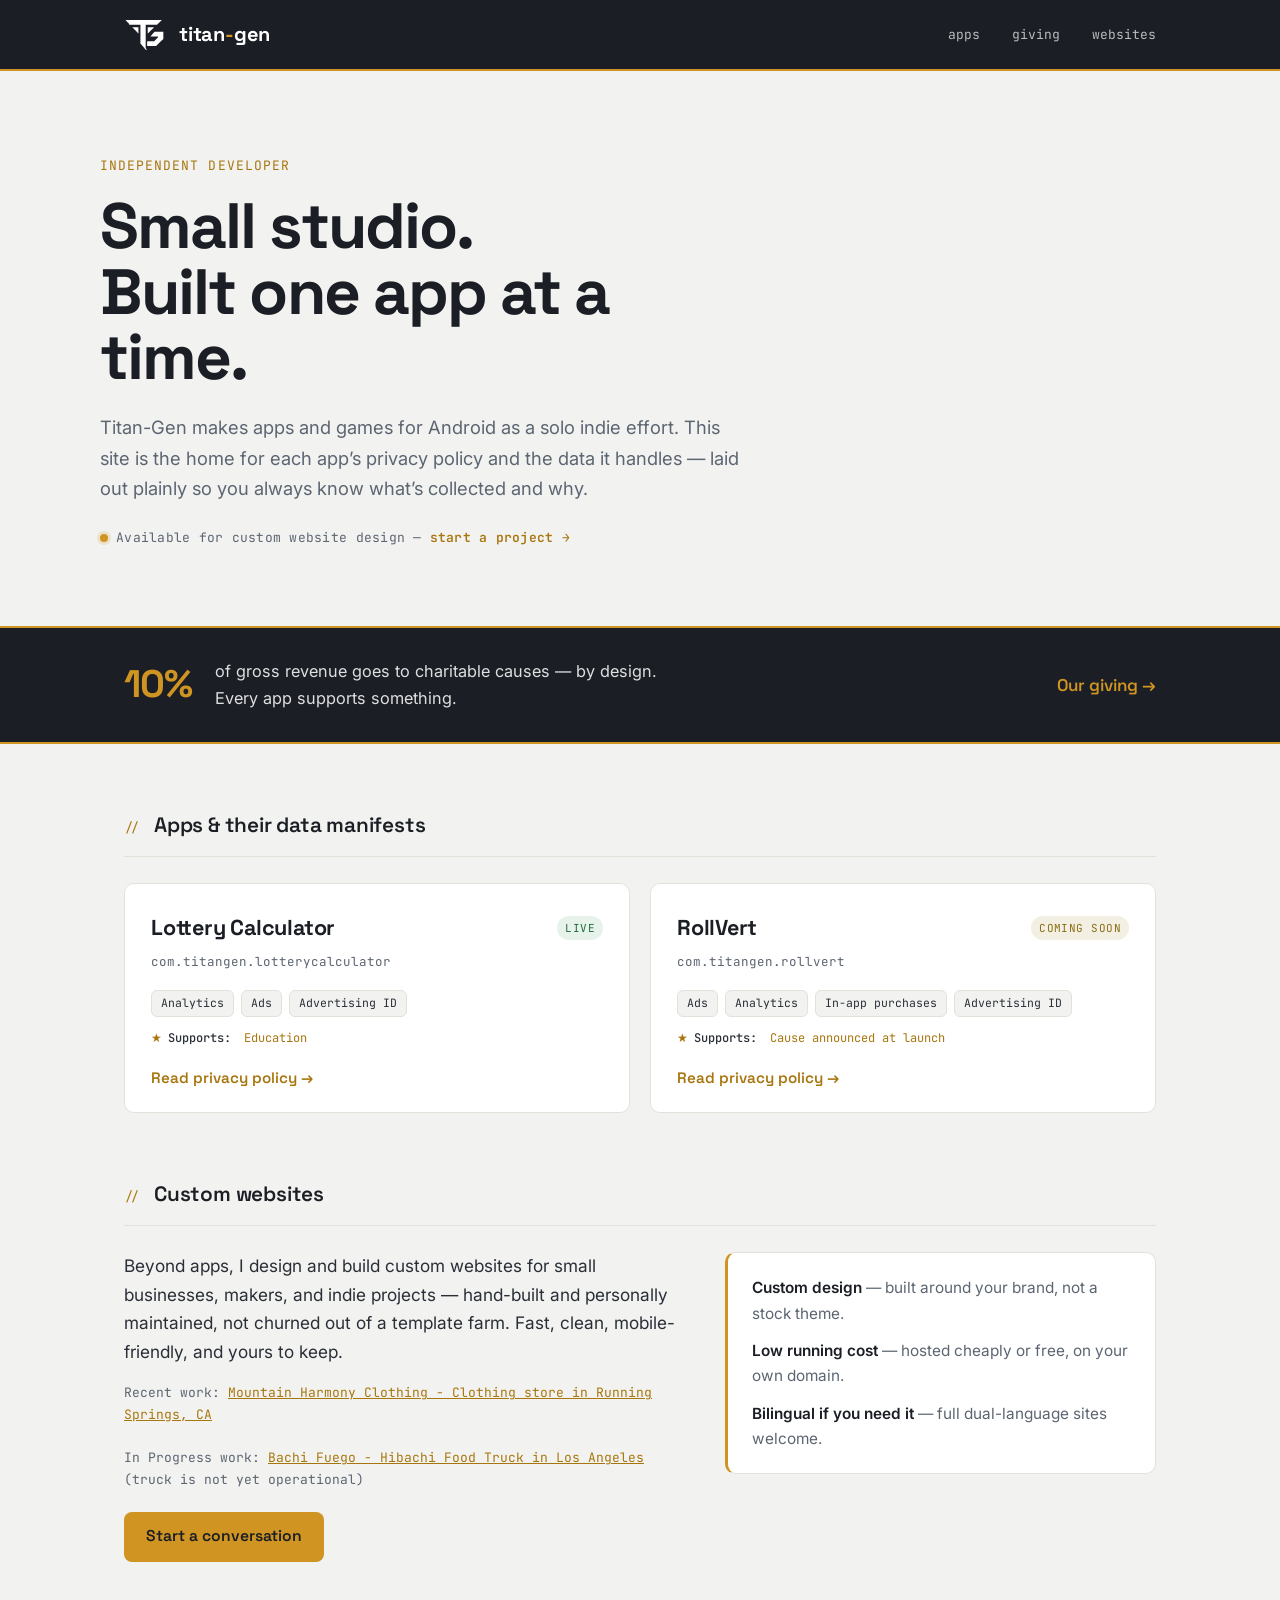
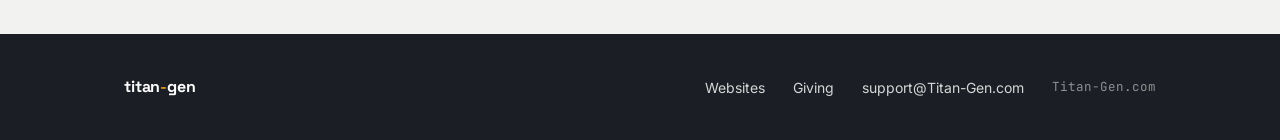
<file: index.html>
<!DOCTYPE html>
<html lang="en">
<head>
<meta charset="utf-8">
<meta name="viewport" content="width=device-width, initial-scale=1">
<title>Titan-Gen — indie apps & games</title>
<meta name="description" content="Titan-Gen is an independent developer of custom websites, apps and games for Android. Find privacy policies and app information here.">
<meta property="og:type" content="website">
<meta property="og:site_name" content="Titan-Gen">
<meta property="og:title" content="Titan-Gen — indie apps & games">
<meta property="og:description" content="Titan-Gen is an independent developer of custom websites,apps and games for Android. Find privacy policies and app information here.">
<meta property="og:url" content="https://titan-gen.com/">
<meta property="og:image" content="https://titan-gen.com/og-image.jpg">
<meta property="og:image:width" content="1200">
<meta property="og:image:height" content="630">
<meta property="og:image:alt" content="Titan-Gen — built independently, built to give back">
<meta name="twitter:card" content="summary_large_image">
<meta name="twitter:title" content="Titan-Gen — indie apps & games">
<meta name="twitter:description" content="Titan-Gen is an independent developer of apps and games for Android. Find privacy policies and app information here.">
<meta name="twitter:image" content="https://titan-gen.com/og-image.jpg">
<link rel="preconnect" href="https://fonts.googleapis.com">
<link rel="preconnect" href="https://fonts.gstatic.com" crossorigin>
<link href="https://fonts.googleapis.com/css2?family=Space+Grotesk:wght@500;600;700&family=Inter:wght@400;500;600&family=JetBrains+Mono:wght@400;500;700&display=swap" rel="stylesheet">
<link rel="stylesheet" href="./styles.css">
<link rel="icon" href="/favicon.ico" sizes="any">
<link rel="icon" href="./favicon.svg" type="image/svg+xml">
<link rel="apple-touch-icon" href="./apple-touch-icon.png">
<link rel="manifest" href="./site.webmanifest">
<meta name="theme-color" content="#1b1e24">
</head>
<body>

<header class="brandbar">
  <div class="brandbar__inner">
    <img class="mark-img" src="./images/tg-monogram-white.svg" alt="Titan-Gen" height="30">
    <a class="wordmark" href="/">titan<span>-</span>gen</a>
    <span class="brandbar__spacer"></span>
    <a class="brandbar__link" href="#apps">apps</a>
    <a class="brandbar__link" href="./giving/" style="margin-left:18px">giving</a>
    <a class="brandbar__link" href="#websites" style="margin-left:18px">websites</a>
  </div>
</header>

<main>
  <section class="hero wrap">
    <p class="hero__eyebrow rise">Independent developer</p>
    <h1 class="hero__title rise">Small studio.<br>Built one app at a time.</h1>
    <p class="hero__lede rise">Titan-Gen makes apps and games for Android as a solo indie effort. This site is the home for each app&rsquo;s privacy policy and the data it handles &mdash; laid out plainly so you always know what&rsquo;s collected and why.</p>
    <p class="hero__avail rise">Available for custom website design &mdash; <a href="#websites">start a project &rarr;</a></p>
  </section>

  <section class="mission-strip">
    <div class="mission-strip__inner">
      <span class="mission-strip__pct">10%</span>
      <span class="mission-strip__txt">of gross revenue goes to charitable causes &mdash; by design. Every app supports something.</span>
      <a class="mission-strip__link" href="./giving/">Our giving</a>
    </div>
  </section>

  <section class="wrap" id="apps">
    <div class="section-head">
      <span class="section-head__no">//</span>
      <h2 class="section-head__title">Apps &amp; their data manifests</h2>
    </div>

    <div class="manifest">
      <a class="appcard rise" href="./lottery-calculator/">
        <div class="appcard__top">
          <h3 class="appcard__name">Lottery Calculator</h3>
          <span class="status status--live">Live</span>
        </div>
        <p class="appcard__pkg">com.titangen.lotterycalculator</p>
        <div class="chips">
          <span class="chip">Analytics</span>
          <span class="chip">Ads</span>
          <span class="chip">Advertising&nbsp;ID</span>
        </div>
        <p class="cause-line">&#9733; <b>Supports:</b>&nbsp;Education</p>
        <span class="appcard__cta">Read privacy policy</span>
      </a>

      <a class="appcard rise" href="./rollvert/">
        <div class="appcard__top">
          <h3 class="appcard__name">RollVert</h3>
          <span class="status status--soon">Coming soon</span>
        </div>
        <p class="appcard__pkg">com.titangen.rollvert</p>
        <div class="chips">
          <span class="chip">Ads</span>
          <span class="chip">Analytics</span>
          <span class="chip">In-app&nbsp;purchases</span>
          <span class="chip">Advertising&nbsp;ID</span>
        </div>
        <p class="cause-line">&#9733; <b>Supports:</b>&nbsp;Cause announced at launch</p><!-- Child's Play Charity-->
        <span class="appcard__cta">Read privacy policy</span>
      </a>
    </div>
  </section>

  <section class="wrap" id="websites">
    <div class="section-head">
      <span class="section-head__no">//</span>
      <h2 class="section-head__title">Custom websites</h2>
    </div>
    <div class="services">
      <div class="services__main">
        <p class="services__lede">Beyond apps, I design and build custom websites for small businesses, makers, and indie projects &mdash; hand-built and personally maintained, not churned out of a template farm. Fast, clean, mobile-friendly, and yours to keep.</p>
        <p class="services__work">Recent work: <a href="https://mountain-harmony-clothing.com" target="_blank" rel="noopener">Mountain Harmony Clothing - Clothing store in Running Springs, CA</a></p>
        <p class="services__work">In Progress work: <a href="https://bachifuego.com" target="_blank" rel="noopener">Bachi Fuego - Hibachi Food Truck in Los Angeles</a> (truck is not yet operational)</p>
        <a class="btn" href="mailto:support@Titan-Gen.com?subject=Custom%20website%20enquiry">Start a conversation</a>
      </div>
      <ul class="services__points">
        <li><b>Custom design</b> &mdash; built around your brand, not a stock theme.</li>
        <li><b>Low running cost</b> &mdash; hosted cheaply or free, on your own domain.</li>
        <li><b>Bilingual if you need it</b> &mdash; full dual-language sites welcome.</li>
      </ul>
    </div>
  </section>
</main>

<footer class="foot">
  <div class="foot__inner">
    <span class="wordmark" style="font-size:16px">titan<span>-</span>gen</span>
    <span class="foot__spacer"></span>
    <a href="#websites">Websites</a>
    <a href="./giving/">Giving</a>
    <a href="mailto:support@Titan-Gen.com">support@Titan-Gen.com</a>
    <span class="foot__mono">Titan-Gen.com</span>
  </div>
</footer>

</body>
</html>
</file>
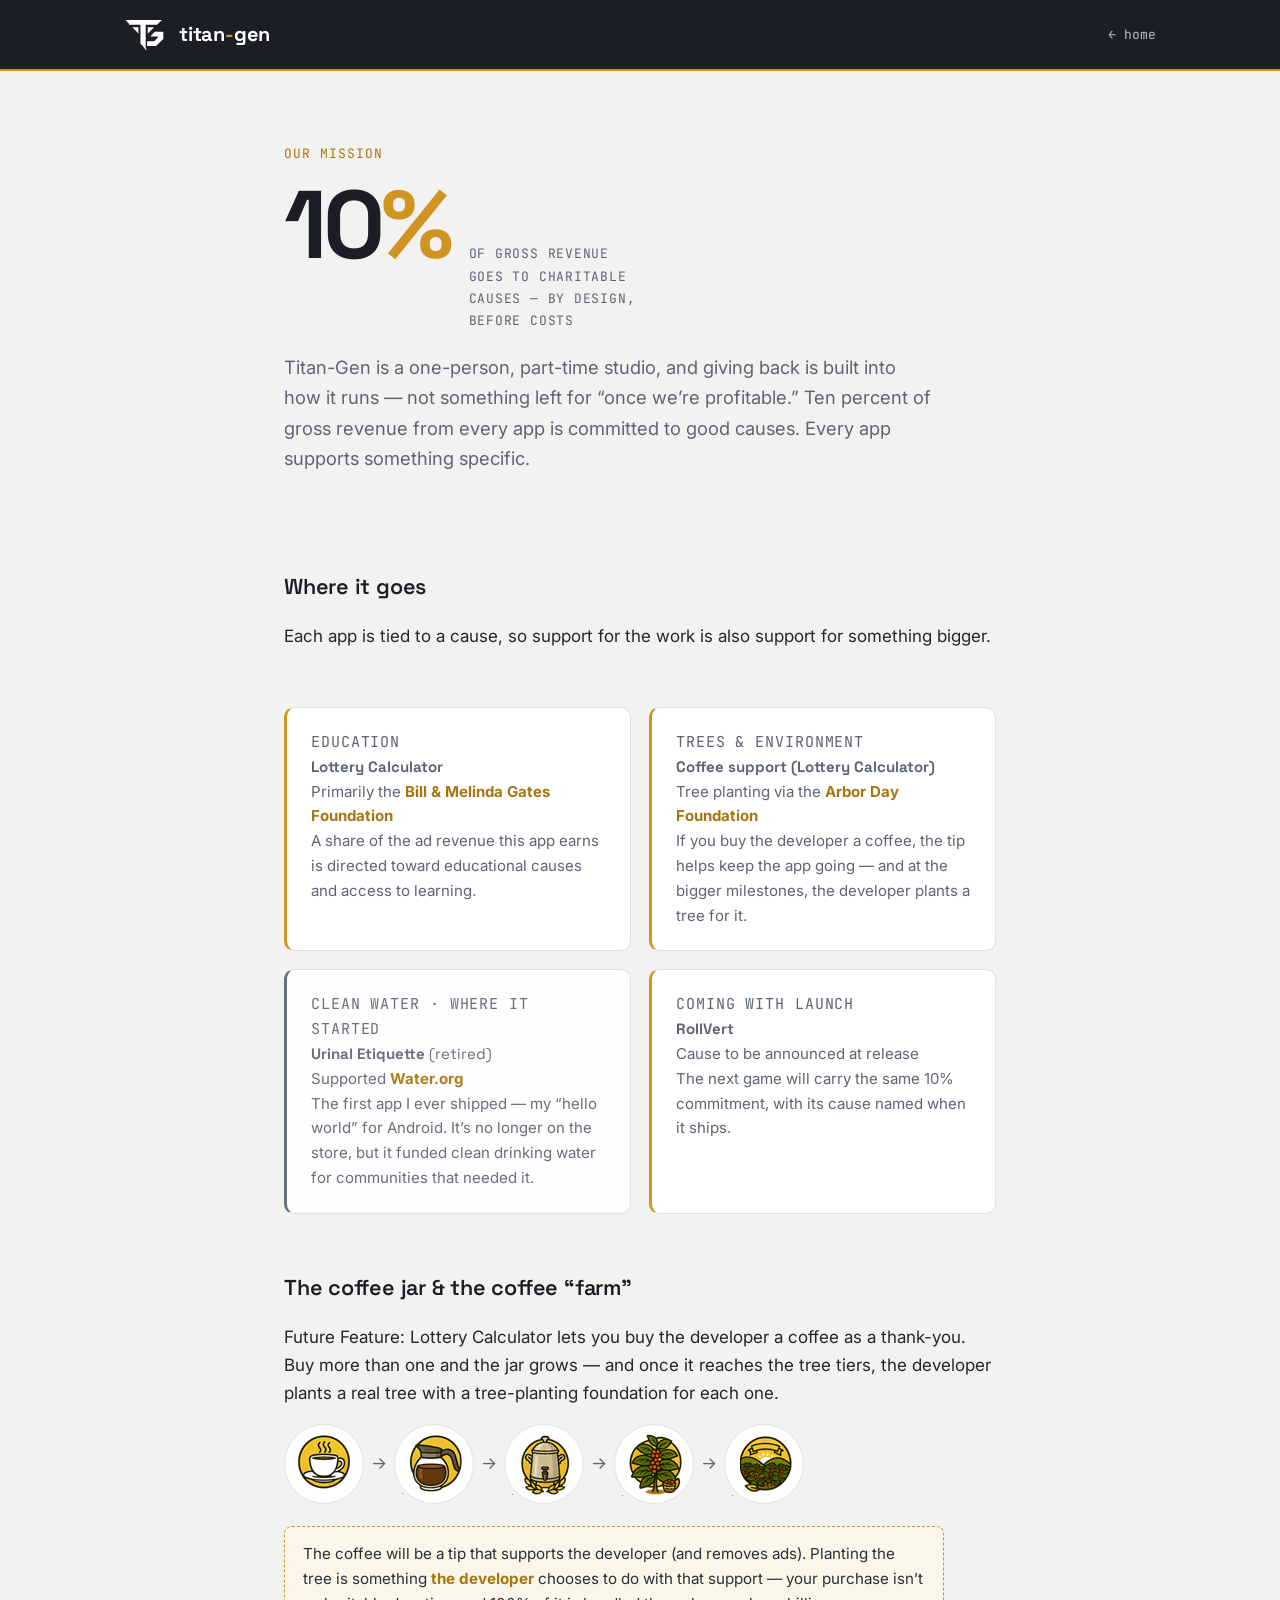
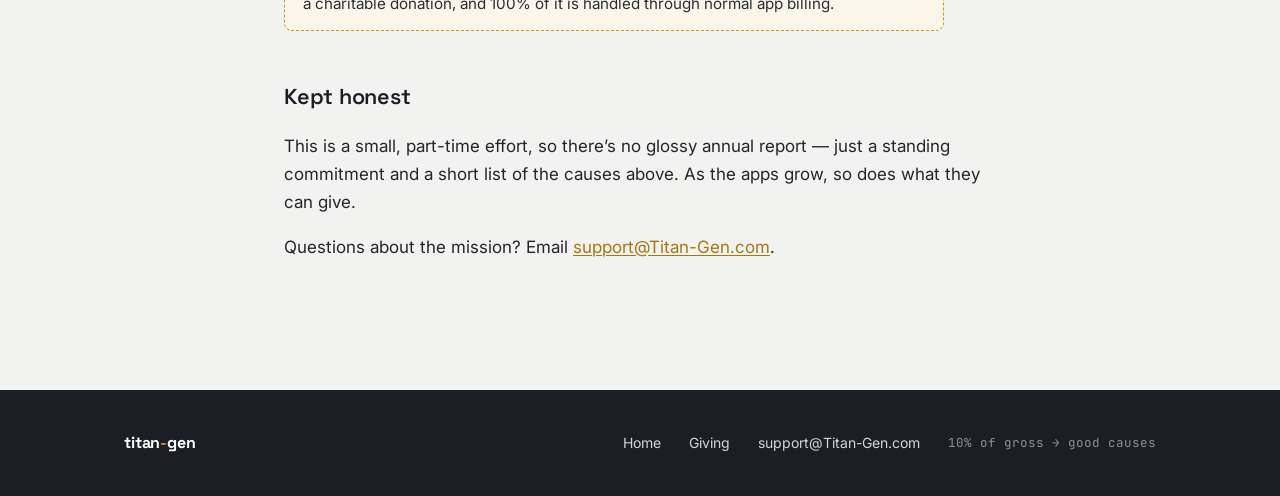
<file: giving/index.html>
<!DOCTYPE html>
<html lang="en">
<head>
<meta charset="utf-8">
<meta name="viewport" content="width=device-width, initial-scale=1">
<title>Giving Back — Titan-Gen</title>
<meta name="description" content="Titan-Gen commits 10% of gross revenue to charitable causes. Every app supports something.">
<link rel="preconnect" href="https://fonts.googleapis.com">
<link rel="preconnect" href="https://fonts.gstatic.com" crossorigin>
<link href="https://fonts.googleapis.com/css2?family=Space+Grotesk:wght@500;600;700&family=Inter:wght@400;500;600&family=JetBrains+Mono:wght@400;500;700&display=swap" rel="stylesheet">
<link rel="stylesheet" href="/styles.css">
<link rel="icon" href="/favicon.ico" sizes="any">
<link rel="icon" href="/favicon.svg" type="image/svg+xml">
<link rel="apple-touch-icon" href="/apple-touch-icon.png">
<link rel="manifest" href="/site.webmanifest">
<meta name="theme-color" content="#1b1e24">
</head>
<body>

<header class="brandbar">
  <div class="brandbar__inner">
    <img class="mark-img" src="/images/tg-monogram-white.svg" alt="Titan-Gen" height="30">
    <a class="wordmark" href="/">titan<span>-</span>gen</a>
    <span class="brandbar__spacer"></span>
    <a class="brandbar__link" href="/">&larr; home</a>
  </div>
</header>

<main class="reading">
  <section class="give-hero">
    <p class="hero__eyebrow rise">Our mission</p>
    <div class="pledge rise">
      <div class="pledge__num">10<span>%</span></div>
      <div class="pledge__cap">of gross revenue goes to charitable causes &mdash; by design, before costs</div>
    </div>
    <p class="hero__lede rise">Titan-Gen is a one-person, part-time studio, and giving back is built into how it runs &mdash; not something left for &ldquo;once we&rsquo;re profitable.&rdquo; Ten percent of gross revenue from every app is committed to good causes. Every app supports something specific.</p>
  </section>

  <div class="policy-body">
    <h2>Where it goes</h2>
    <p>Each app is tied to a cause, so support for the work is also support for something bigger.</p>
  </div>

  <section class="causes">
    <div class="cause-card">
      <p class="cause-card__tag">Education</p>
      <p class="cause-card__app">Lottery Calculator</p>
      <p class="cause-card__org">Primarily the <b>Bill &amp; Melinda Gates Foundation</b></p>
      <p>A share of the ad revenue this app earns is directed toward educational causes and access to learning.</p>
    </div>

    <div class="cause-card">
      <p class="cause-card__tag">Trees &amp; environment</p>
      <p class="cause-card__app">Coffee support (Lottery Calculator)</p>
      <p class="cause-card__org">Tree planting via the <b>Arbor Day Foundation</b></p>
      <p>If you buy the developer a coffee, the tip helps keep the app going &mdash; and at the bigger milestones, the developer plants a tree for it.</p>
    </div>

    <div class="cause-card cause-card--retired">
      <p class="cause-card__tag">Clean water &middot; where it started</p>
      <p class="cause-card__app">Urinal Etiquette <span style="font-weight:400;color:var(--steel)">(retired)</span></p>
      <p class="cause-card__org">Supported <b>Water.org</b></p>
      <p>The first app I ever shipped &mdash; my &ldquo;hello world&rdquo; for Android. It&rsquo;s no longer on the store, but it funded clean drinking water for communities that needed it.</p>
    </div>

    <div class="cause-card">
      <p class="cause-card__tag">Coming with launch</p><!-- Child's Play Charity-->
      <p class="cause-card__app">RollVert</p>
      <p class="cause-card__org">Cause to be announced at release</p><!-- Child's Play Charity-->
      <p>The next game will carry the same 10% commitment, with its cause named when it ships.</p>
    </div>
  </section>

  <div class="policy-body">
    <h2>The coffee jar &amp; the coffee &ldquo;farm&rdquo;</h2>
    <p>Future Feature: Lottery Calculator lets you buy the developer a coffee as a thank-you. Buy more than one and the jar grows &mdash; and once it reaches the tree tiers, the developer plants a real tree with a tree-planting foundation for each one.</p>
    <div class="tiers">
      <span class="tier"><span class="icon coffee cup"></span></span><span class="tier__arrow">&rarr;</span>
      <span class="tier"><span class="icon coffee pot"></span></span><span class="tier__arrow">&rarr;</span>
      <span class="tier"><span class="icon coffee carafe"></span></span><span class="tier__arrow">&rarr;</span>
      <span class="tier"><span class="icon coffee tree"></span></span><span class="tier__arrow">&rarr;</span>
      <span class="tier"><span class="icon coffee plantation"></span></span>
    </div>
    <div class="callout">The coffee will be a tip that supports the developer (and removes ads). Planting the tree is something <b>the developer</b> chooses to do with that support &mdash; your purchase isn&rsquo;t a charitable donation, and 100% of it is handled through normal app billing.</div>

    <h2>Kept honest</h2>
    <p>This is a small, part-time effort, so there&rsquo;s no glossy annual report &mdash; just a standing commitment and a short list of the causes above. As the apps grow, so does what they can give.</p>
    <p>Questions about the mission? Email <a href="mailto:support@Titan-Gen.com">support@Titan-Gen.com</a>.</p>
  </div>
</main>

<footer class="foot">
  <div class="foot__inner">
    <span class="wordmark" style="font-size:16px">titan<span>-</span>gen</span>
    <span class="foot__spacer"></span>
    <a href="/">Home</a>
    <a href="/giving/">Giving</a>
    <a href="mailto:support@Titan-Gen.com">support@Titan-Gen.com</a>
    <span class="foot__mono">10% of gross &rarr; good causes</span>
  </div>
</footer>

</body>
</html>
</file>
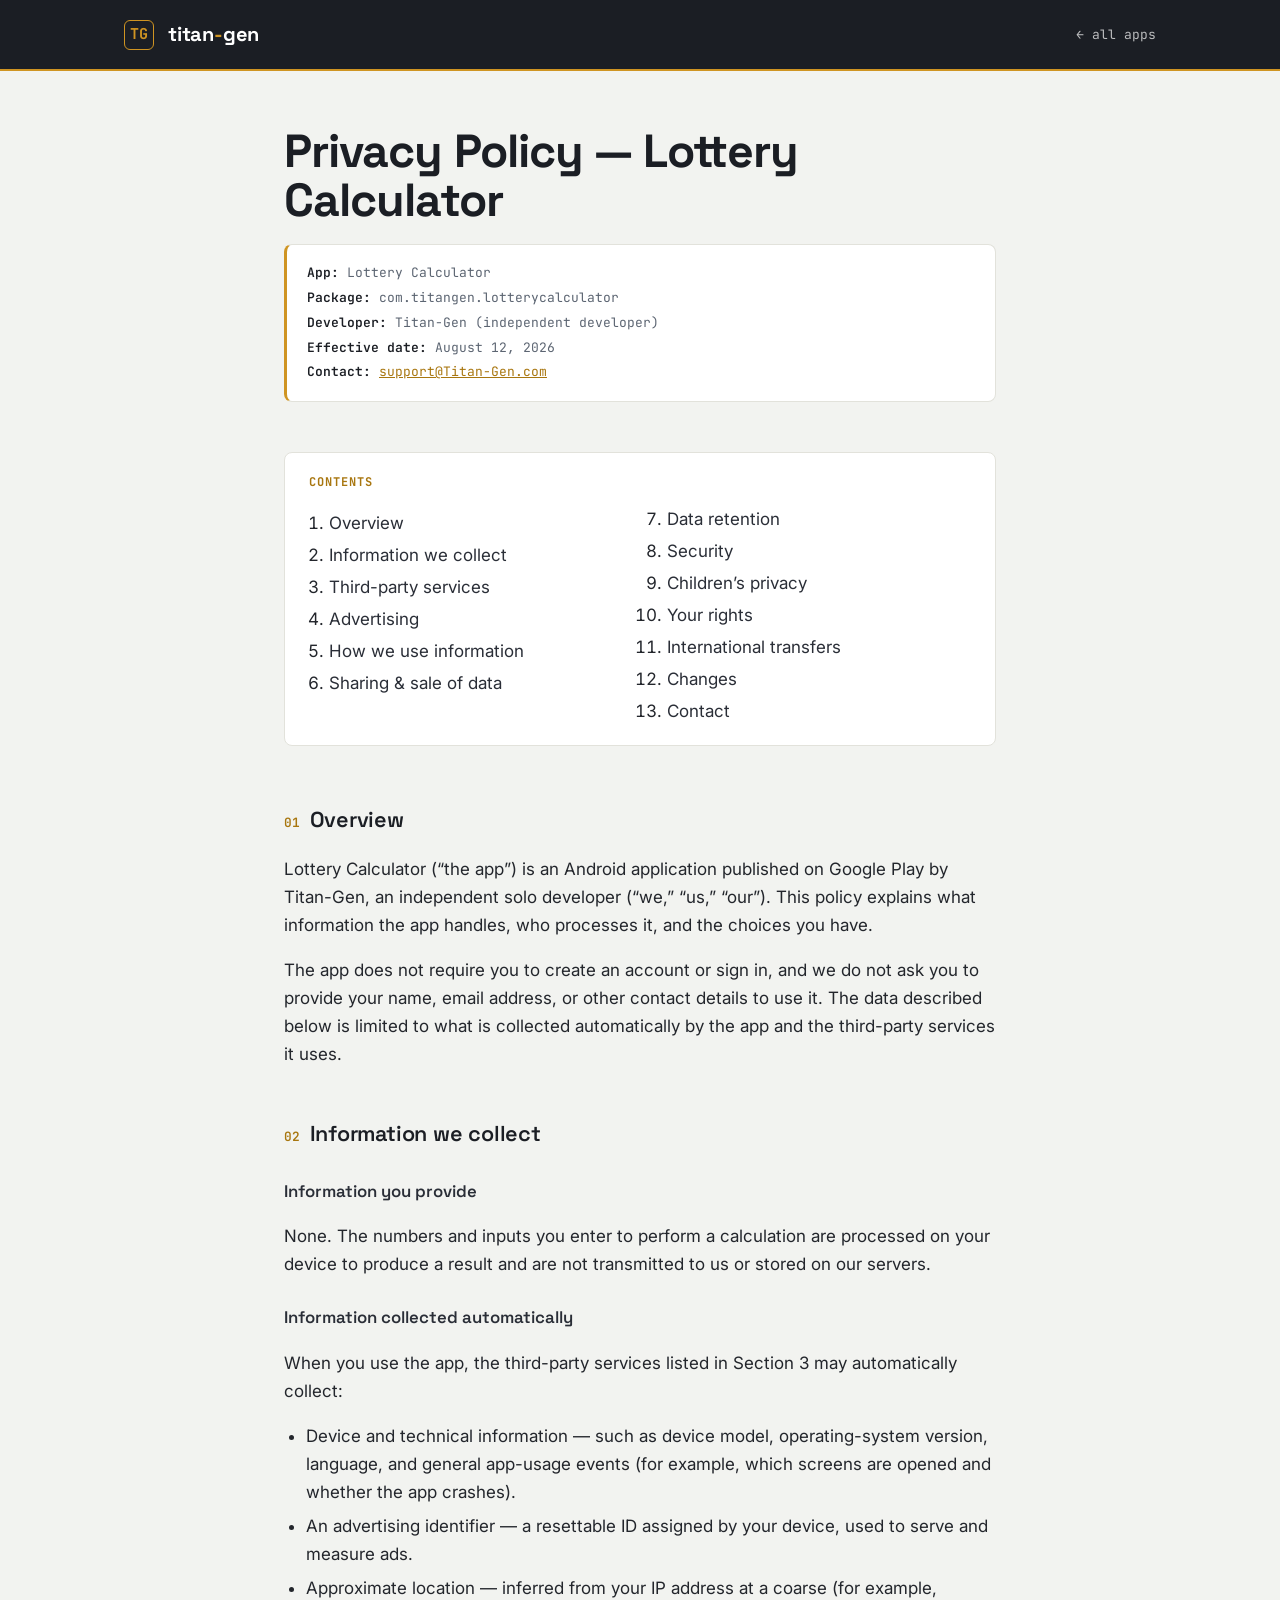
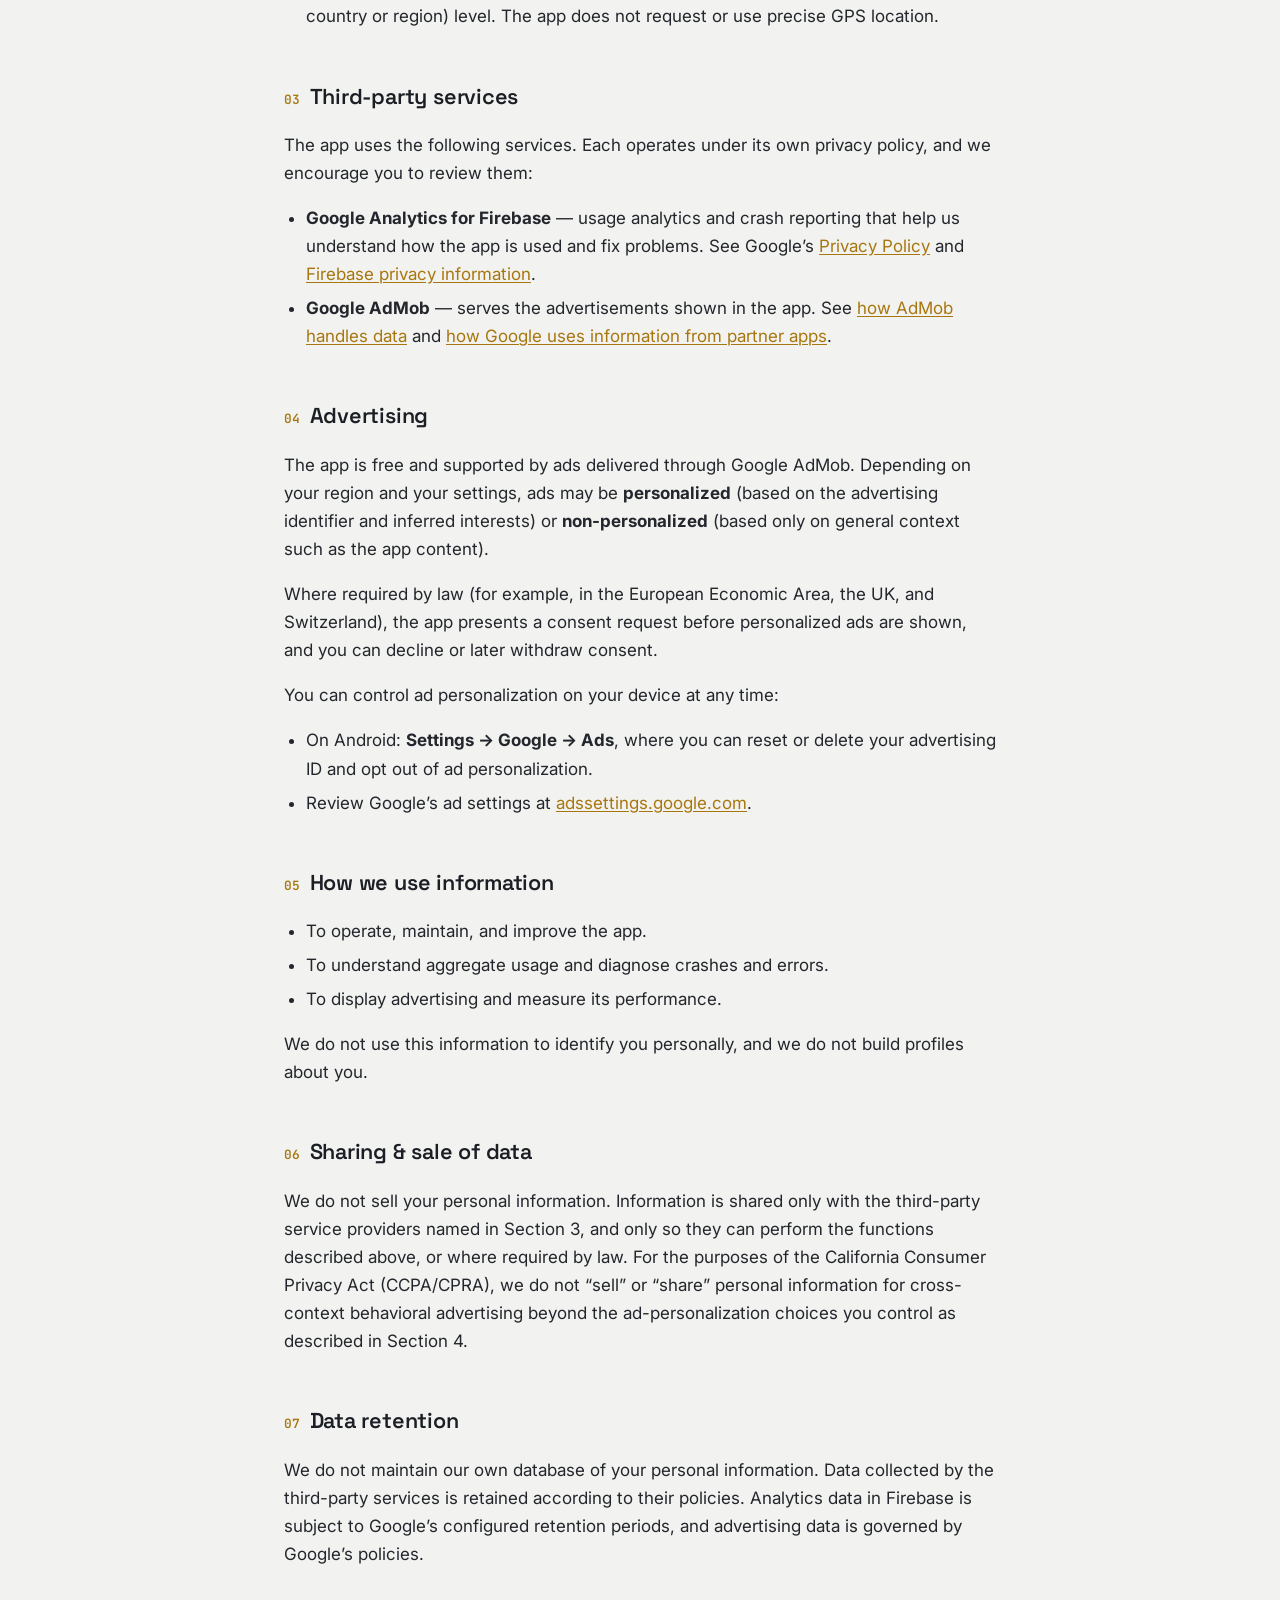
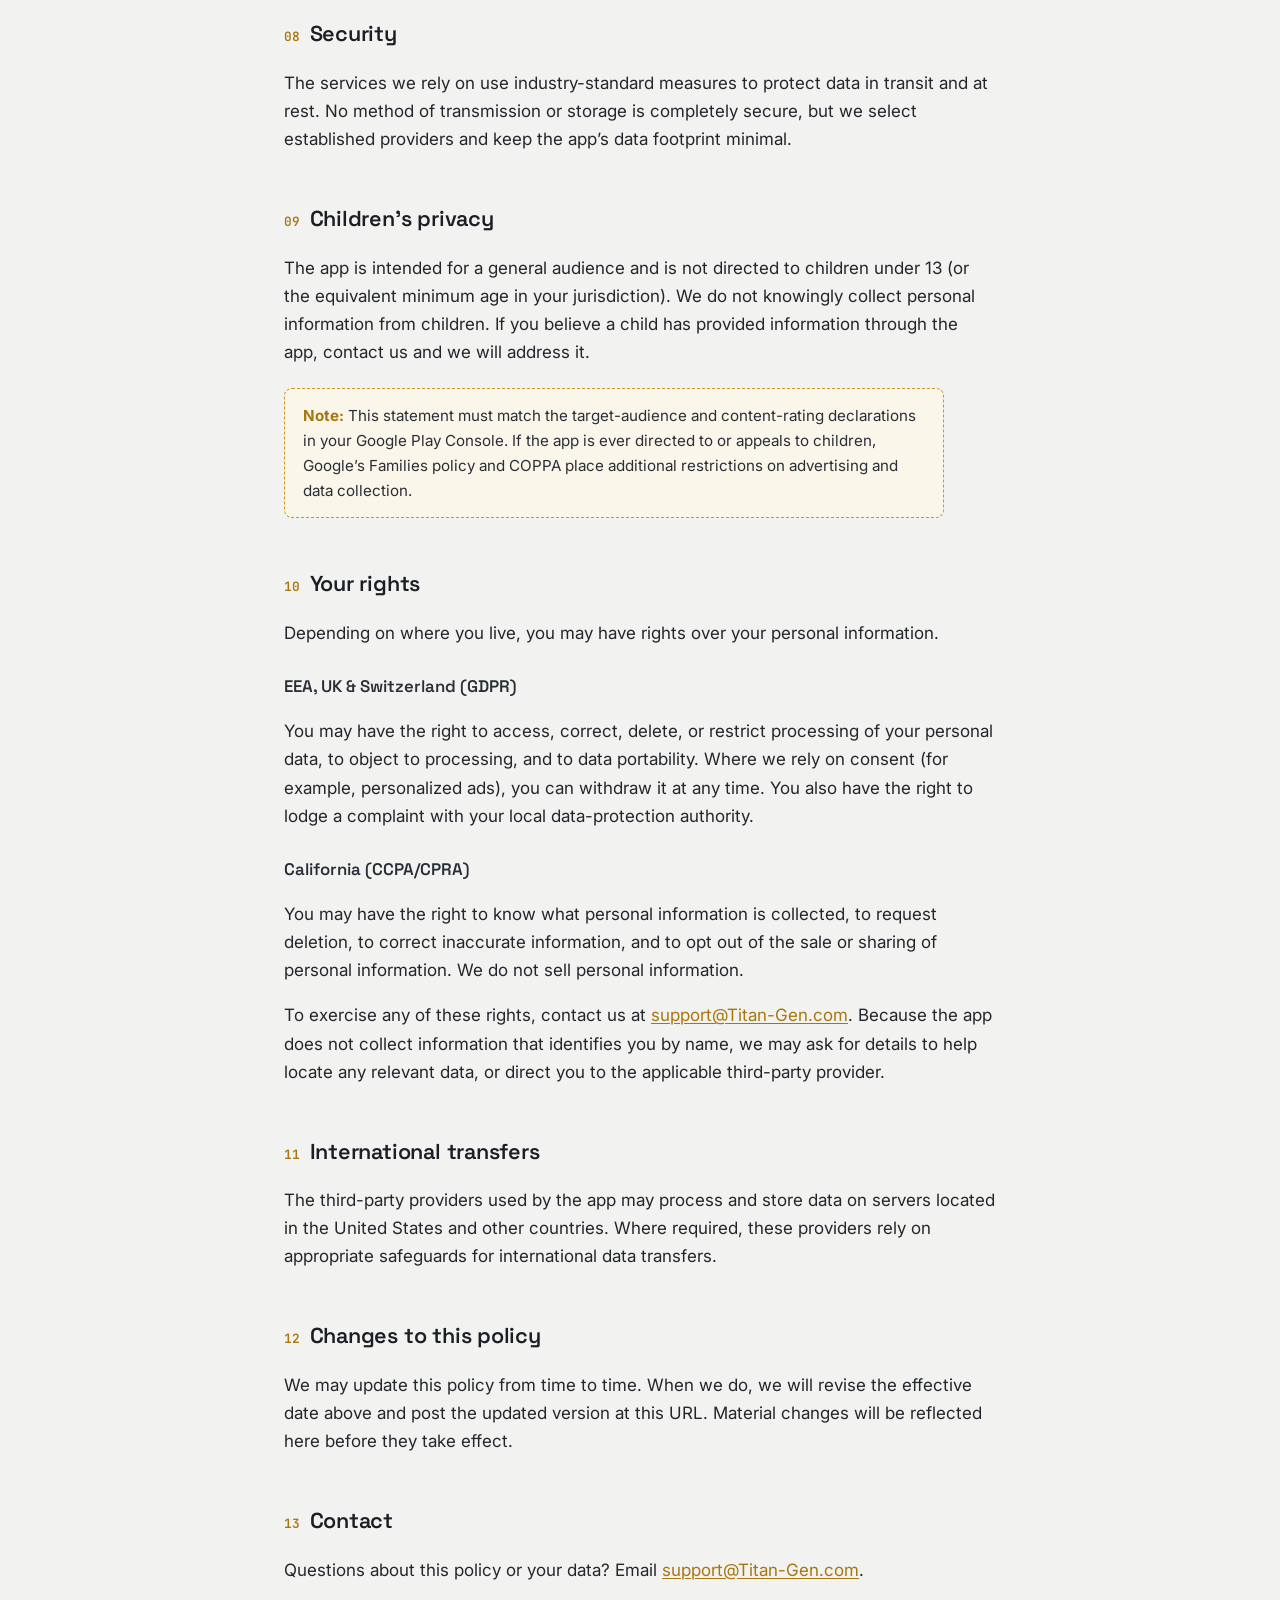
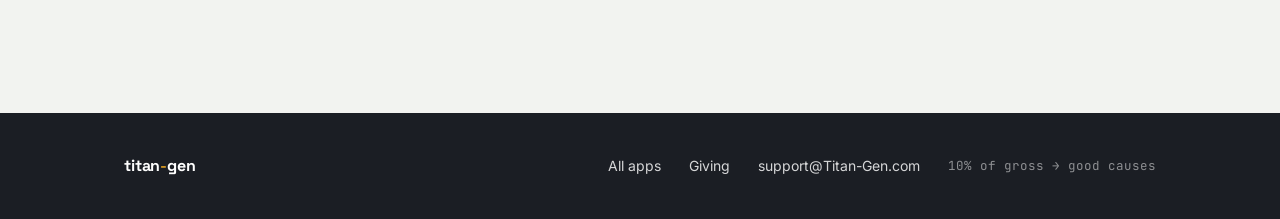
<file: lottery-calculator/index.html>
<!DOCTYPE html>
<html lang="en">
<head>
<meta charset="utf-8">
<meta name="viewport" content="width=device-width, initial-scale=1">
<title>Privacy Policy — Lottery Calculator | Titan-Gen</title>
<meta name="description" content="Privacy policy for the Lottery Calculator Android app by Titan-Gen.">
<link rel="preconnect" href="https://fonts.googleapis.com">
<link rel="preconnect" href="https://fonts.gstatic.com" crossorigin>
<link href="https://fonts.googleapis.com/css2?family=Space+Grotesk:wght@500;600;700&family=Inter:wght@400;500;600&family=JetBrains+Mono:wght@400;500;700&display=swap" rel="stylesheet">
<link rel="stylesheet" href="/styles.css">
</head>
<body>

<header class="brandbar">
  <div class="brandbar__inner">
    <span class="mark">TG</span>
    <a class="wordmark" href="/">titan<span>-</span>gen</a>
    <span class="brandbar__spacer"></span>
    <a class="brandbar__link" href="/">&larr; all apps</a>
  </div>
</header>

<main class="reading">
  <div class="policy-head">
    <h1>Privacy Policy &mdash; Lottery Calculator</h1>
    <div class="meta">
      <b>App:</b> Lottery Calculator<br>
      <b>Package:</b> com.titangen.lotterycalculator<br>
      <b>Developer:</b> Titan-Gen (independent developer)<br>
      <b>Effective date:</b> August 12, 2026<br>
      <b>Contact:</b> <a href="mailto:support@Titan-Gen.com">support@Titan-Gen.com</a>
    </div>
  </div>

  <nav class="toc" aria-label="Sections">
    <h2>Contents</h2>
    <ol>
      <li><a href="#overview">Overview</a></li>
      <li><a href="#collect">Information we collect</a></li>
      <li><a href="#third">Third-party services</a></li>
      <li><a href="#ads">Advertising</a></li>
      <li><a href="#use">How we use information</a></li>
      <li><a href="#share">Sharing &amp; sale of data</a></li>
      <li><a href="#retention">Data retention</a></li>
      <li><a href="#security">Security</a></li>
      <li><a href="#children">Children&rsquo;s privacy</a></li>
      <li><a href="#rights">Your rights</a></li>
      <li><a href="#transfers">International transfers</a></li>
      <li><a href="#changes">Changes</a></li>
      <li><a href="#contact">Contact</a></li>
    </ol>
  </nav>

  <div class="policy-body">
    <h2 id="overview"><span class="no">01</span>Overview</h2>
    <p>Lottery Calculator (&ldquo;the app&rdquo;) is an Android application published on Google Play by Titan-Gen, an independent solo developer (&ldquo;we,&rdquo; &ldquo;us,&rdquo; &ldquo;our&rdquo;). This policy explains what information the app handles, who processes it, and the choices you have.</p>
    <p>The app does not require you to create an account or sign in, and we do not ask you to provide your name, email address, or other contact details to use it. The data described below is limited to what is collected automatically by the app and the third-party services it uses.</p>

    <h2 id="collect"><span class="no">02</span>Information we collect</h2>
    <h3>Information you provide</h3>
    <p>None. The numbers and inputs you enter to perform a calculation are processed on your device to produce a result and are not transmitted to us or stored on our servers.</p>
    <h3>Information collected automatically</h3>
    <p>When you use the app, the third-party services listed in Section 3 may automatically collect:</p>
    <ul>
      <li>Device and technical information &mdash; such as device model, operating-system version, language, and general app-usage events (for example, which screens are opened and whether the app crashes).</li>
      <li>An advertising identifier &mdash; a resettable ID assigned by your device, used to serve and measure ads.</li>
      <li>Approximate location &mdash; inferred from your IP address at a coarse (for example, country or region) level. The app does not request or use precise GPS location.</li>
    </ul>

    <h2 id="third"><span class="no">03</span>Third-party services</h2>
    <p>The app uses the following services. Each operates under its own privacy policy, and we encourage you to review them:</p>
    <ul>
      <li><b>Google Analytics for Firebase</b> &mdash; usage analytics and crash reporting that help us understand how the app is used and fix problems. See Google&rsquo;s <a href="https://policies.google.com/privacy" target="_blank" rel="noopener">Privacy Policy</a> and <a href="https://firebase.google.com/support/privacy" target="_blank" rel="noopener">Firebase privacy information</a>.</li>
      <li><b>Google AdMob</b> &mdash; serves the advertisements shown in the app. See <a href="https://support.google.com/admob/answer/6128543" target="_blank" rel="noopener">how AdMob handles data</a> and <a href="https://policies.google.com/technologies/partner-sites" target="_blank" rel="noopener">how Google uses information from partner apps</a>.</li>
    </ul>

    <h2 id="ads"><span class="no">04</span>Advertising</h2>
    <p>The app is free and supported by ads delivered through Google AdMob. Depending on your region and your settings, ads may be <b>personalized</b> (based on the advertising identifier and inferred interests) or <b>non-personalized</b> (based only on general context such as the app content).</p>
    <p>Where required by law (for example, in the European Economic Area, the UK, and Switzerland), the app presents a consent request before personalized ads are shown, and you can decline or later withdraw consent.</p>
    <p>You can control ad personalization on your device at any time:</p>
    <ul>
      <li>On Android: <b>Settings &rarr; Google &rarr; Ads</b>, where you can reset or delete your advertising ID and opt out of ad personalization.</li>
      <li>Review Google&rsquo;s ad settings at <a href="https://adssettings.google.com" target="_blank" rel="noopener">adssettings.google.com</a>.</li>
    </ul>

    <h2 id="use"><span class="no">05</span>How we use information</h2>
    <ul>
      <li>To operate, maintain, and improve the app.</li>
      <li>To understand aggregate usage and diagnose crashes and errors.</li>
      <li>To display advertising and measure its performance.</li>
    </ul>
    <p>We do not use this information to identify you personally, and we do not build profiles about you.</p>

    <h2 id="share"><span class="no">06</span>Sharing &amp; sale of data</h2>
    <p>We do not sell your personal information. Information is shared only with the third-party service providers named in Section 3, and only so they can perform the functions described above, or where required by law. For the purposes of the California Consumer Privacy Act (CCPA/CPRA), we do not &ldquo;sell&rdquo; or &ldquo;share&rdquo; personal information for cross-context behavioral advertising beyond the ad-personalization choices you control as described in Section 4.</p>

    <h2 id="retention"><span class="no">07</span>Data retention</h2>
    <p>We do not maintain our own database of your personal information. Data collected by the third-party services is retained according to their policies. Analytics data in Firebase is subject to Google&rsquo;s configured retention periods, and advertising data is governed by Google&rsquo;s policies.</p>

    <h2 id="security"><span class="no">08</span>Security</h2>
    <p>The services we rely on use industry-standard measures to protect data in transit and at rest. No method of transmission or storage is completely secure, but we select established providers and keep the app&rsquo;s data footprint minimal.</p>

    <h2 id="children"><span class="no">09</span>Children&rsquo;s privacy</h2>
    <p>The app is intended for a general audience and is not directed to children under 13 (or the equivalent minimum age in your jurisdiction). We do not knowingly collect personal information from children. If you believe a child has provided information through the app, contact us and we will address it.</p>
    <div class="callout"><b>Note:</b> This statement must match the target-audience and content-rating declarations in your Google Play Console. If the app is ever directed to or appeals to children, Google&rsquo;s Families policy and COPPA place additional restrictions on advertising and data collection.</div>

    <h2 id="rights"><span class="no">10</span>Your rights</h2>
    <p>Depending on where you live, you may have rights over your personal information.</p>
    <h3>EEA, UK &amp; Switzerland (GDPR)</h3>
    <p>You may have the right to access, correct, delete, or restrict processing of your personal data, to object to processing, and to data portability. Where we rely on consent (for example, personalized ads), you can withdraw it at any time. You also have the right to lodge a complaint with your local data-protection authority.</p>
    <h3>California (CCPA/CPRA)</h3>
    <p>You may have the right to know what personal information is collected, to request deletion, to correct inaccurate information, and to opt out of the sale or sharing of personal information. We do not sell personal information.</p>
    <p>To exercise any of these rights, contact us at <a href="mailto:support@Titan-Gen.com">support@Titan-Gen.com</a>. Because the app does not collect information that identifies you by name, we may ask for details to help locate any relevant data, or direct you to the applicable third-party provider.</p>

    <h2 id="transfers"><span class="no">11</span>International transfers</h2>
    <p>The third-party providers used by the app may process and store data on servers located in the United States and other countries. Where required, these providers rely on appropriate safeguards for international data transfers.</p>

    <h2 id="changes"><span class="no">12</span>Changes to this policy</h2>
    <p>We may update this policy from time to time. When we do, we will revise the effective date above and post the updated version at this URL. Material changes will be reflected here before they take effect.</p>

    <h2 id="contact"><span class="no">13</span>Contact</h2>
    <p>Questions about this policy or your data? Email <a href="mailto:support@Titan-Gen.com">support@Titan-Gen.com</a>.</p>
  </div>
</main>

<footer class="foot">
  <div class="foot__inner">
    <span class="wordmark" style="font-size:16px">titan<span>-</span>gen</span>
    <span class="foot__spacer"></span>
    <a href="/">All apps</a>
    <a href="/giving/">Giving</a>
    <a href="mailto:support@Titan-Gen.com">support@Titan-Gen.com</a>
    <span class="foot__mono">10% of gross &rarr; good causes</span>
  </div>
</footer>

</body>
</html>
</file>
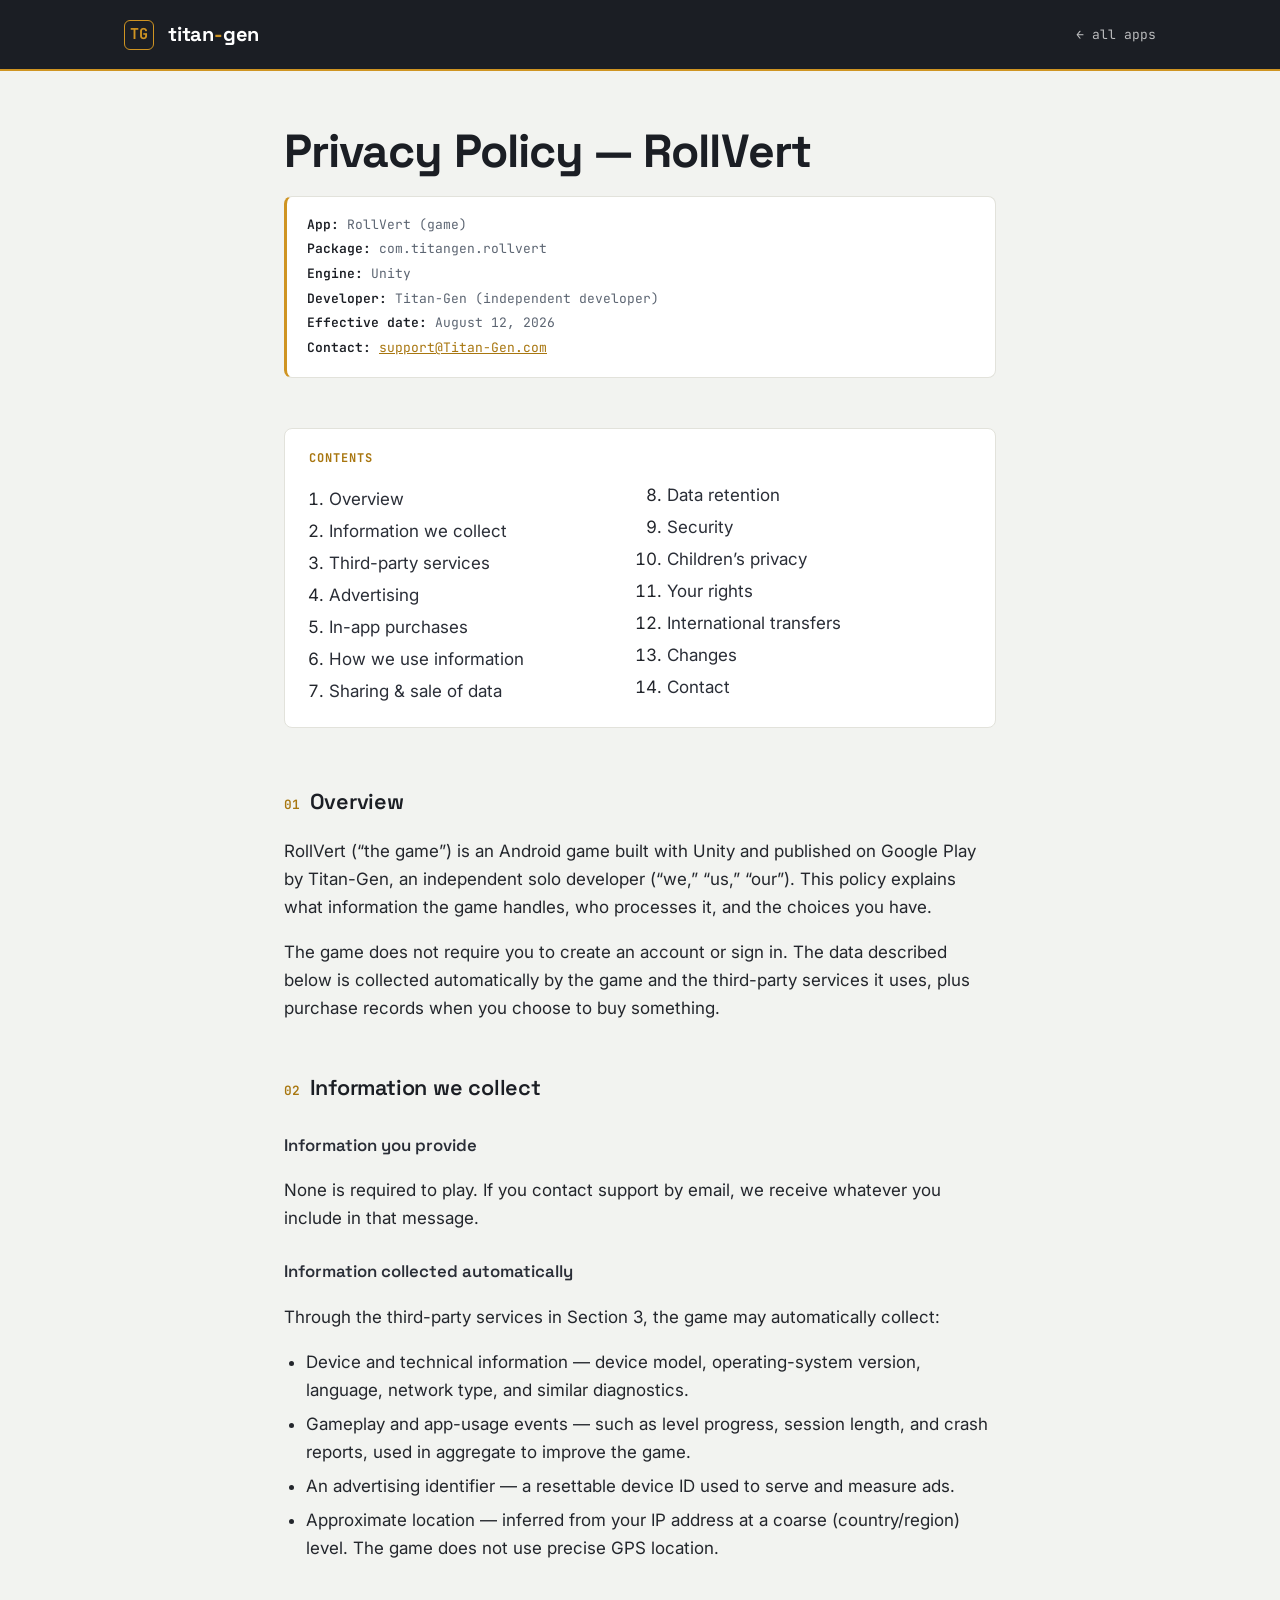
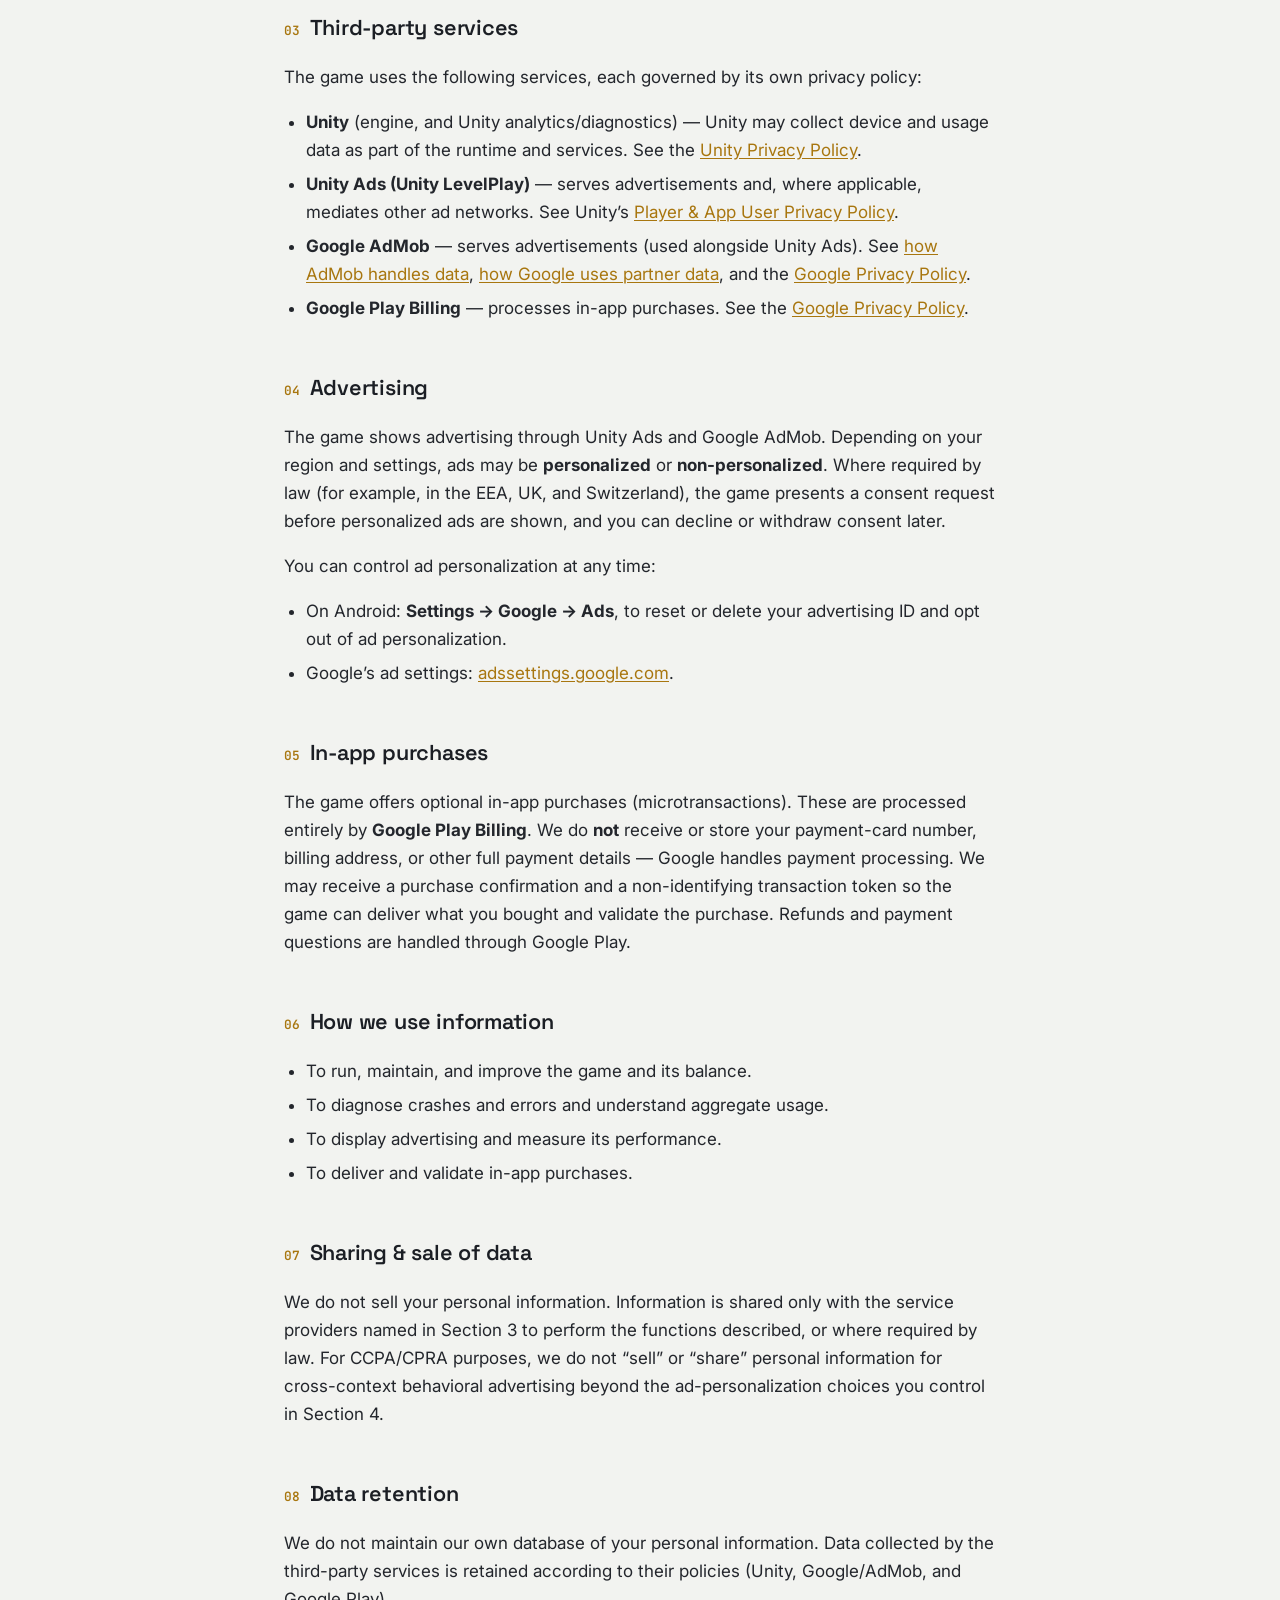
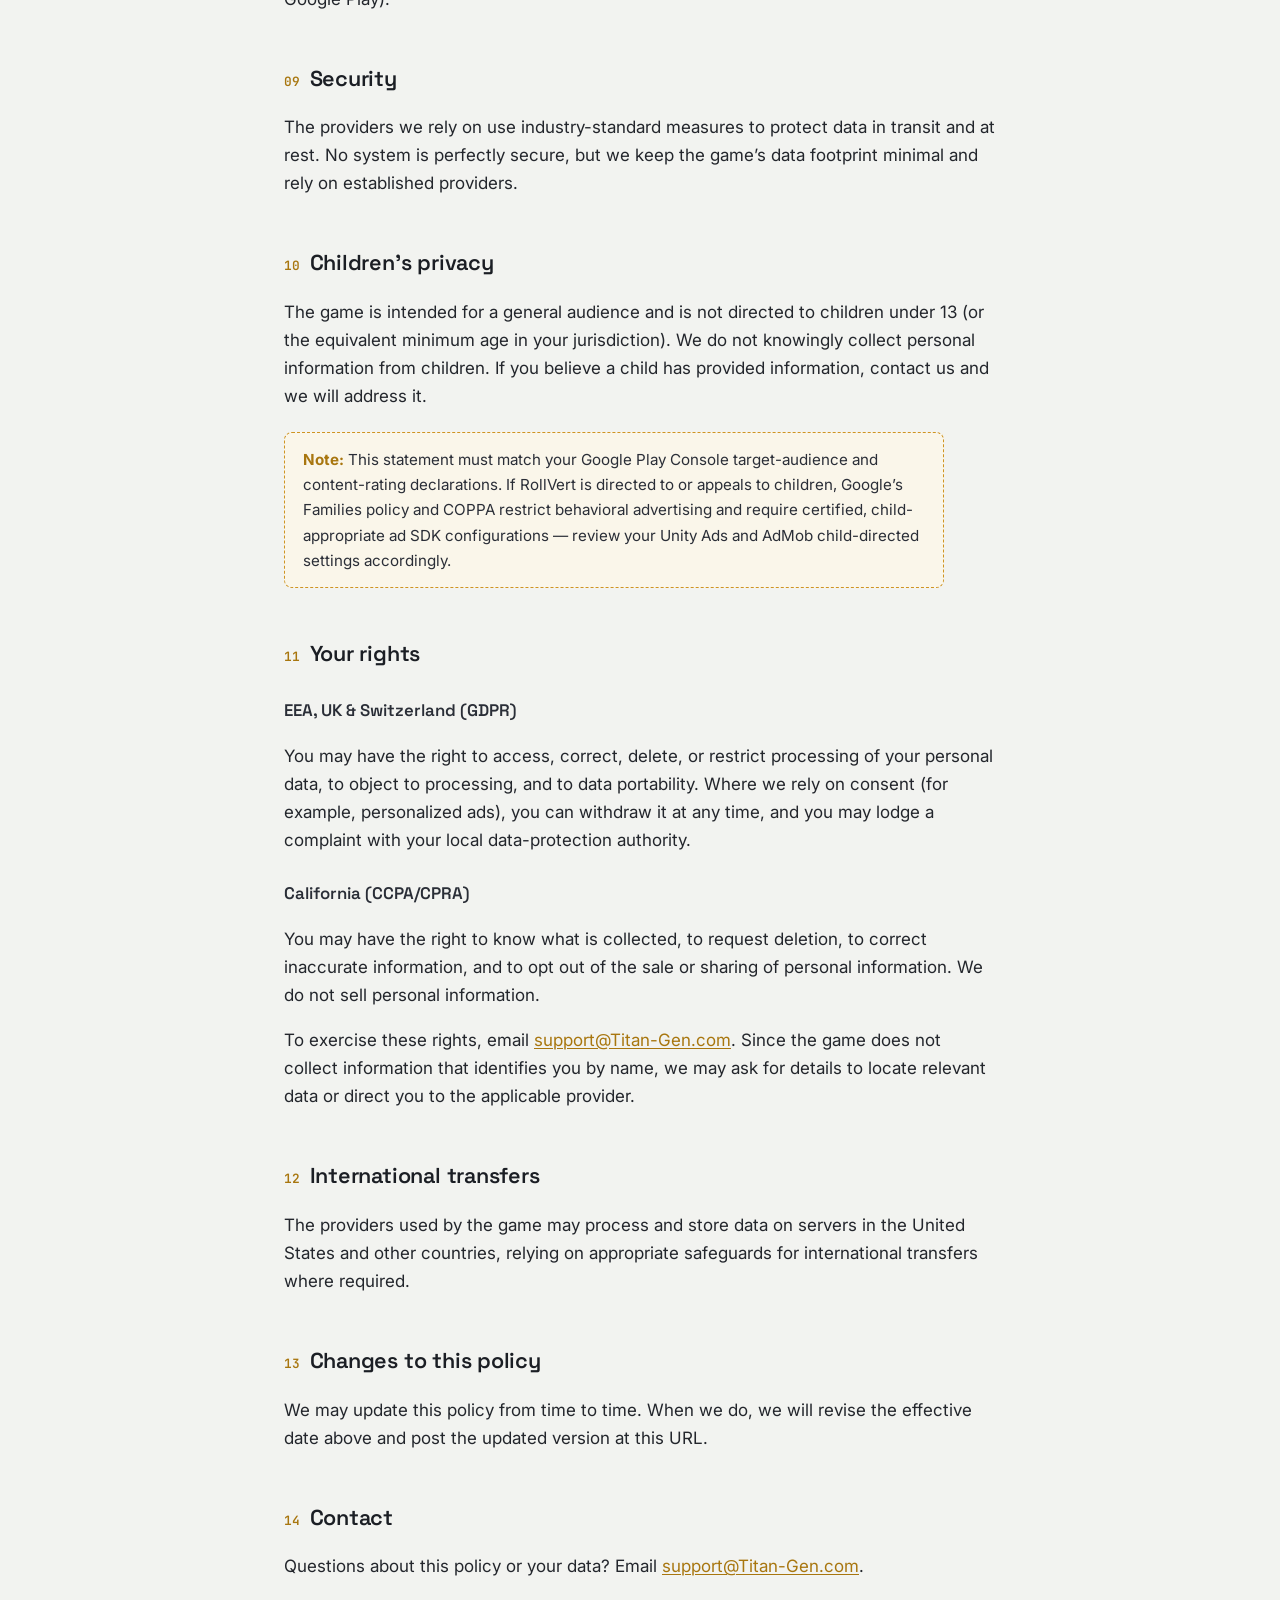
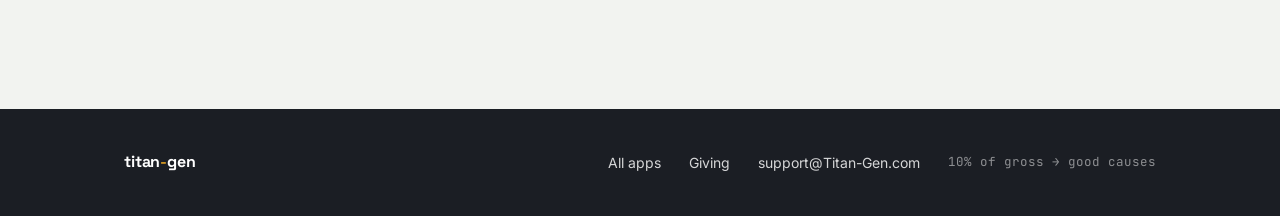
<file: rollvert/index.html>
<!DOCTYPE html>
<html lang="en">
<head>
<meta charset="utf-8">
<meta name="viewport" content="width=device-width, initial-scale=1">
<title>Privacy Policy — RollVert | Titan-Gen</title>
<meta name="description" content="Privacy policy for the RollVert Android game by Titan-Gen.">
<link rel="preconnect" href="https://fonts.googleapis.com">
<link rel="preconnect" href="https://fonts.gstatic.com" crossorigin>
<link href="https://fonts.googleapis.com/css2?family=Space+Grotesk:wght@500;600;700&family=Inter:wght@400;500;600&family=JetBrains+Mono:wght@400;500;700&display=swap" rel="stylesheet">
<link rel="stylesheet" href="/styles.css">
</head>
<body>

<header class="brandbar">
  <div class="brandbar__inner">
    <span class="mark">TG</span>
    <a class="wordmark" href="/">titan<span>-</span>gen</a>
    <span class="brandbar__spacer"></span>
    <a class="brandbar__link" href="/">&larr; all apps</a>
  </div>
</header>

<main class="reading">
  <div class="policy-head">
    <h1>Privacy Policy &mdash; RollVert</h1>
    <div class="meta">
      <b>App:</b> RollVert (game)<br>
      <b>Package:</b> com.titangen.rollvert<br>
      <b>Engine:</b> Unity<br>
      <b>Developer:</b> Titan-Gen (independent developer)<br>
      <b>Effective date:</b> August 12, 2026<br>
      <b>Contact:</b> <a href="mailto:support@Titan-Gen.com">support@Titan-Gen.com</a>
    </div>
  </div>

  <nav class="toc" aria-label="Sections">
    <h2>Contents</h2>
    <ol>
      <li><a href="#overview">Overview</a></li>
      <li><a href="#collect">Information we collect</a></li>
      <li><a href="#third">Third-party services</a></li>
      <li><a href="#ads">Advertising</a></li>
      <li><a href="#purchases">In-app purchases</a></li>
      <li><a href="#use">How we use information</a></li>
      <li><a href="#share">Sharing &amp; sale of data</a></li>
      <li><a href="#retention">Data retention</a></li>
      <li><a href="#security">Security</a></li>
      <li><a href="#children">Children&rsquo;s privacy</a></li>
      <li><a href="#rights">Your rights</a></li>
      <li><a href="#transfers">International transfers</a></li>
      <li><a href="#changes">Changes</a></li>
      <li><a href="#contact">Contact</a></li>
    </ol>
  </nav>

  <div class="policy-body">
    <h2 id="overview"><span class="no">01</span>Overview</h2>
    <p>RollVert (&ldquo;the game&rdquo;) is an Android game built with Unity and published on Google Play by Titan-Gen, an independent solo developer (&ldquo;we,&rdquo; &ldquo;us,&rdquo; &ldquo;our&rdquo;). This policy explains what information the game handles, who processes it, and the choices you have.</p>
    <p>The game does not require you to create an account or sign in. The data described below is collected automatically by the game and the third-party services it uses, plus purchase records when you choose to buy something.</p>

    <h2 id="collect"><span class="no">02</span>Information we collect</h2>
    <h3>Information you provide</h3>
    <p>None is required to play. If you contact support by email, we receive whatever you include in that message.</p>
    <h3>Information collected automatically</h3>
    <p>Through the third-party services in Section 3, the game may automatically collect:</p>
    <ul>
      <li>Device and technical information &mdash; device model, operating-system version, language, network type, and similar diagnostics.</li>
      <li>Gameplay and app-usage events &mdash; such as level progress, session length, and crash reports, used in aggregate to improve the game.</li>
      <li>An advertising identifier &mdash; a resettable device ID used to serve and measure ads.</li>
      <li>Approximate location &mdash; inferred from your IP address at a coarse (country/region) level. The game does not use precise GPS location.</li>
    </ul>

    <h2 id="third"><span class="no">03</span>Third-party services</h2>
    <p>The game uses the following services, each governed by its own privacy policy:</p>
    <ul>
      <li><b>Unity</b> (engine, and Unity analytics/diagnostics) &mdash; Unity may collect device and usage data as part of the runtime and services. See the <a href="https://unity.com/legal/privacy-policy" target="_blank" rel="noopener">Unity Privacy Policy</a>.</li>
      <li><b>Unity Ads (Unity LevelPlay)</b> &mdash; serves advertisements and, where applicable, mediates other ad networks. See Unity&rsquo;s <a href="https://unity.com/legal/game-player-and-app-user-privacy-policy" target="_blank" rel="noopener">Player &amp; App User Privacy Policy</a>.</li>
      <li><b>Google AdMob</b> &mdash; serves advertisements (used alongside Unity Ads). See <a href="https://support.google.com/admob/answer/6128543" target="_blank" rel="noopener">how AdMob handles data</a>, <a href="https://policies.google.com/technologies/partner-sites" target="_blank" rel="noopener">how Google uses partner data</a>, and the <a href="https://policies.google.com/privacy" target="_blank" rel="noopener">Google Privacy Policy</a>.</li>
      <li><b>Google Play Billing</b> &mdash; processes in-app purchases. See the <a href="https://policies.google.com/privacy" target="_blank" rel="noopener">Google Privacy Policy</a>.</li>
    </ul>

    <h2 id="ads"><span class="no">04</span>Advertising</h2>
    <p>The game shows advertising through Unity Ads and Google AdMob. Depending on your region and settings, ads may be <b>personalized</b> or <b>non-personalized</b>. Where required by law (for example, in the EEA, UK, and Switzerland), the game presents a consent request before personalized ads are shown, and you can decline or withdraw consent later.</p>
    <p>You can control ad personalization at any time:</p>
    <ul>
      <li>On Android: <b>Settings &rarr; Google &rarr; Ads</b>, to reset or delete your advertising ID and opt out of ad personalization.</li>
      <li>Google&rsquo;s ad settings: <a href="https://adssettings.google.com" target="_blank" rel="noopener">adssettings.google.com</a>.</li>
    </ul>

    <h2 id="purchases"><span class="no">05</span>In-app purchases</h2>
    <p>The game offers optional in-app purchases (microtransactions). These are processed entirely by <b>Google Play Billing</b>. We do <b>not</b> receive or store your payment-card number, billing address, or other full payment details &mdash; Google handles payment processing. We may receive a purchase confirmation and a non-identifying transaction token so the game can deliver what you bought and validate the purchase. Refunds and payment questions are handled through Google Play.</p>

    <h2 id="use"><span class="no">06</span>How we use information</h2>
    <ul>
      <li>To run, maintain, and improve the game and its balance.</li>
      <li>To diagnose crashes and errors and understand aggregate usage.</li>
      <li>To display advertising and measure its performance.</li>
      <li>To deliver and validate in-app purchases.</li>
    </ul>

    <h2 id="share"><span class="no">07</span>Sharing &amp; sale of data</h2>
    <p>We do not sell your personal information. Information is shared only with the service providers named in Section 3 to perform the functions described, or where required by law. For CCPA/CPRA purposes, we do not &ldquo;sell&rdquo; or &ldquo;share&rdquo; personal information for cross-context behavioral advertising beyond the ad-personalization choices you control in Section 4.</p>

    <h2 id="retention"><span class="no">08</span>Data retention</h2>
    <p>We do not maintain our own database of your personal information. Data collected by the third-party services is retained according to their policies (Unity, Google/AdMob, and Google Play).</p>

    <h2 id="security"><span class="no">09</span>Security</h2>
    <p>The providers we rely on use industry-standard measures to protect data in transit and at rest. No system is perfectly secure, but we keep the game&rsquo;s data footprint minimal and rely on established providers.</p>

    <h2 id="children"><span class="no">10</span>Children&rsquo;s privacy</h2>
    <p>The game is intended for a general audience and is not directed to children under 13 (or the equivalent minimum age in your jurisdiction). We do not knowingly collect personal information from children. If you believe a child has provided information, contact us and we will address it.</p>
    <div class="callout"><b>Note:</b> This statement must match your Google Play Console target-audience and content-rating declarations. If RollVert is directed to or appeals to children, Google&rsquo;s Families policy and COPPA restrict behavioral advertising and require certified, child-appropriate ad SDK configurations &mdash; review your Unity Ads and AdMob child-directed settings accordingly.</div>

    <h2 id="rights"><span class="no">11</span>Your rights</h2>
    <h3>EEA, UK &amp; Switzerland (GDPR)</h3>
    <p>You may have the right to access, correct, delete, or restrict processing of your personal data, to object to processing, and to data portability. Where we rely on consent (for example, personalized ads), you can withdraw it at any time, and you may lodge a complaint with your local data-protection authority.</p>
    <h3>California (CCPA/CPRA)</h3>
    <p>You may have the right to know what is collected, to request deletion, to correct inaccurate information, and to opt out of the sale or sharing of personal information. We do not sell personal information.</p>
    <p>To exercise these rights, email <a href="mailto:support@Titan-Gen.com">support@Titan-Gen.com</a>. Since the game does not collect information that identifies you by name, we may ask for details to locate relevant data or direct you to the applicable provider.</p>

    <h2 id="transfers"><span class="no">12</span>International transfers</h2>
    <p>The providers used by the game may process and store data on servers in the United States and other countries, relying on appropriate safeguards for international transfers where required.</p>

    <h2 id="changes"><span class="no">13</span>Changes to this policy</h2>
    <p>We may update this policy from time to time. When we do, we will revise the effective date above and post the updated version at this URL.</p>

    <h2 id="contact"><span class="no">14</span>Contact</h2>
    <p>Questions about this policy or your data? Email <a href="mailto:support@Titan-Gen.com">support@Titan-Gen.com</a>.</p>
  </div>
</main>

<footer class="foot">
  <div class="foot__inner">
    <span class="wordmark" style="font-size:16px">titan<span>-</span>gen</span>
    <span class="foot__spacer"></span>
    <a href="/">All apps</a>
    <a href="/giving/">Giving</a>
    <a href="mailto:support@Titan-Gen.com">support@Titan-Gen.com</a>
    <span class="foot__mono">10% of gross &rarr; good causes</span>
  </div>
</footer>

</body>
</html>
</file>
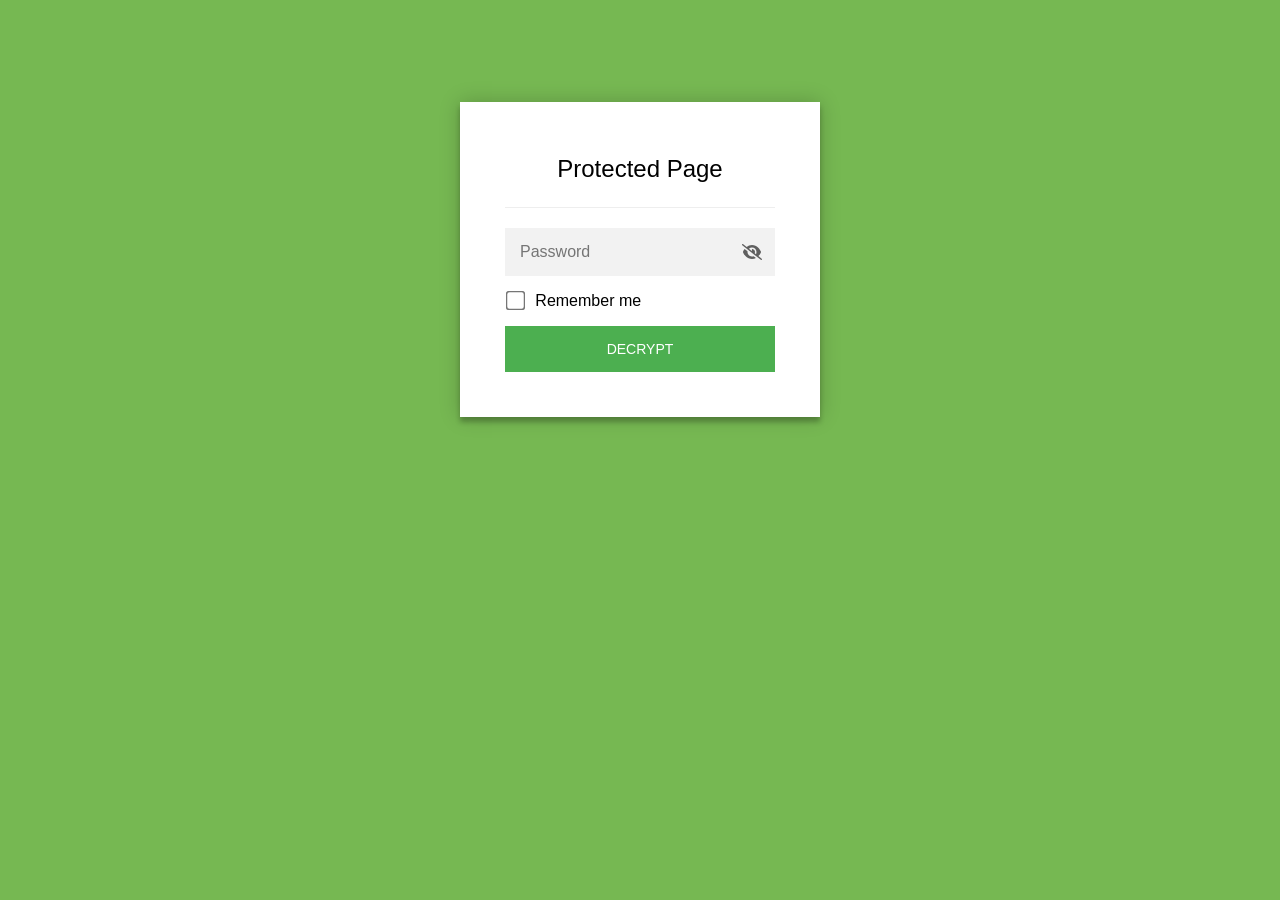
<file: preview/coming-soon-d/index.html>
<!DOCTYPE html>
<html class="staticrypt-html">
    <head>
        <meta charset="utf-8" />
        <title>Protected Page</title>
        <meta name="viewport" content="width=device-width, initial-scale=1" />

        <!-- do not cache this page -->
        <meta http-equiv="cache-control" content="max-age=0" />
        <meta http-equiv="cache-control" content="no-cache" />
        <meta http-equiv="expires" content="0" />
        <meta http-equiv="expires" content="Tue, 01 Jan 1980 1:00:00 GMT" />
        <meta http-equiv="pragma" content="no-cache" />

        <style>
            .staticrypt-hr {
                margin-top: 20px;
                margin-bottom: 20px;
                border: 0;
                border-top: 1px solid #eee;
            }

            .staticrypt-page {
                width: 360px;
                padding: 8% 0 0;
                margin: auto;
                box-sizing: border-box;
            }

            .staticrypt-form {
                position: relative;
                z-index: 1;
                background: #ffffff;
                max-width: 360px;
                margin: 0 auto 100px;
                padding: 45px;
                text-align: center;
                box-shadow: 0 0 20px 0 rgba(0, 0, 0, 0.2), 0 5px 5px 0 rgba(0, 0, 0, 0.24);
            }

            .staticrypt-form input[type="password"],
            input[type="text"] {
                background: inherit;
                border: 0;
                box-sizing: border-box; /* This ensures padding is included in the total width */
                font-size: 14px;
                outline: 0;
                padding: 15px 30px 15px 15px; /* Adjust the padding to ensure there is space for the icon */
                width: 100%;
            }

            .staticrypt-password-container {
                position: relative;
                outline: 0;
                background: #f2f2f2;
                width: 100%;
                border: 0;
                margin: 0 0 15px;
                box-sizing: border-box;
            }

            .staticrypt-toggle-password-visibility {
                cursor: pointer;
                height: 20px;
                opacity: 60%;
                padding: 13px;
                position: absolute;
                right: 0;
                top: 50%;
                transform: translateY(-50%);
                width: 20px;
            }

            .staticrypt-form .staticrypt-decrypt-button {
                text-transform: uppercase;
                outline: 0;
                background: #4CAF50;
                width: 100%;
                border: 0;
                padding: 15px;
                color: #ffffff;
                font-size: 14px;
                cursor: pointer;
            }

            .staticrypt-form .staticrypt-decrypt-button:hover,
            .staticrypt-form .staticrypt-decrypt-button:active,
            .staticrypt-form .staticrypt-decrypt-button:focus {
                background: #4CAF50;
                filter: brightness(92%);
            }

            .staticrypt-html {
                height: 100%;
            }

            .staticrypt-body {
                height: 100%;
                margin: 0;
            }

            .staticrypt-content {
                height: 100%;
                margin-bottom: 1em;
                background: #76B852;
                font-family: "Arial", sans-serif;
                -webkit-font-smoothing: antialiased;
                -moz-osx-font-smoothing: grayscale;
            }

            .staticrypt-instructions {
                margin-top: -1em;
                margin-bottom: 1em;
            }

            .staticrypt-title {
                font-size: 1.5em;
            }

            label.staticrypt-remember {
                display: flex;
                align-items: center;
                margin-bottom: 1em;
            }

            .staticrypt-remember input[type="checkbox"] {
                transform: scale(1.5);
                margin-right: 1em;
            }

            .hidden {
                display: none !important;
            }

            .staticrypt-spinner-container {
                height: 100%;
                display: flex;
                align-items: center;
                justify-content: center;
            }

            .staticrypt-spinner {
                display: inline-block;
                width: 2rem;
                height: 2rem;
                vertical-align: text-bottom;
                border: 0.25em solid gray;
                border-right-color: transparent;
                border-radius: 50%;
                -webkit-animation: spinner-border 0.75s linear infinite;
                animation: spinner-border 0.75s linear infinite;
                animation-duration: 0.75s;
                animation-timing-function: linear;
                animation-delay: 0s;
                animation-iteration-count: infinite;
                animation-direction: normal;
                animation-fill-mode: none;
                animation-play-state: running;
                animation-name: spinner-border;
            }

            @keyframes spinner-border {
                100% {
                    transform: rotate(360deg);
                }
            }

            @media screen and (-webkit-min-device-pixel-ratio: 0) {
                .staticrypt-form input[type="password"],
                input[type="text"] {
                    font-size: 16px;
                }
            }
        </style>
    </head>

    <body class="staticrypt-body">
        <div id="staticrypt_loading" class="staticrypt-spinner-container">
            <div class="staticrypt-spinner"></div>
        </div>

        <div id="staticrypt_content" class="staticrypt-content hidden">
            <div class="staticrypt-page">
                <div class="staticrypt-form">
                    <div class="staticrypt-instructions">
                        <p class="staticrypt-title">Protected Page</p>
                        <p></p>
                    </div>

                    <hr class="staticrypt-hr" />

                    <form id="staticrypt-form" action="#" method="post">
                        <div class="staticrypt-password-container">
                            <input
                                id="staticrypt-password"
                                type="password"
                                name="password"
                                placeholder="Password"
                                autofocus
                            />

                            <img
                                class="staticrypt-toggle-password-visibility"
                                alt="template_toggle_show"
                                title="template_toggle_show"
                                src="[data-uri]"
                            />
                        </div>

                        <label id="staticrypt-remember-label" class="staticrypt-remember hidden">
                            <input id="staticrypt-remember" type="checkbox" name="remember" />
                            Remember me
                        </label>

                        <input type="submit" class="staticrypt-decrypt-button" value="DECRYPT" />
                    </form>
                </div>
            </div>
        </div>

        <script>
            // these variables will be filled when generating the file - the template format is 'variable_name'
            const staticryptInitiator = 
            ((function(){
  const exports = {};
  const cryptoEngine = ((function(){
  const exports = {};
  const { subtle } = crypto;

const IV_BITS = 16 * 8;
const HEX_BITS = 4;
const ENCRYPTION_ALGO = "AES-CBC";

/**
 * Translates between utf8 encoded hexadecimal strings
 * and Uint8Array bytes.
 */
const HexEncoder = {
    /**
     * hex string -> bytes
     * @param {string} hexString
     * @returns {Uint8Array}
     */
    parse: function (hexString) {
        if (hexString.length % 2 !== 0) throw "Invalid hexString";
        const arrayBuffer = new Uint8Array(hexString.length / 2);

        for (let i = 0; i < hexString.length; i += 2) {
            const byteValue = parseInt(hexString.substring(i, i + 2), 16);
            if (isNaN(byteValue)) {
                throw "Invalid hexString";
            }
            arrayBuffer[i / 2] = byteValue;
        }
        return arrayBuffer;
    },

    /**
     * bytes -> hex string
     * @param {Uint8Array} bytes
     * @returns {string}
     */
    stringify: function (bytes) {
        const hexBytes = [];

        for (let i = 0; i < bytes.length; ++i) {
            let byteString = bytes[i].toString(16);
            if (byteString.length < 2) {
                byteString = "0" + byteString;
            }
            hexBytes.push(byteString);
        }
        return hexBytes.join("");
    },
};

/**
 * Translates between utf8 strings and Uint8Array bytes.
 */
const UTF8Encoder = {
    parse: function (str) {
        return new TextEncoder().encode(str);
    },

    stringify: function (bytes) {
        return new TextDecoder().decode(bytes);
    },
};

/**
 * Salt and encrypt a msg with a password.
 */
async function encrypt(msg, hashedPassword) {
    // Must be 16 bytes, unpredictable, and preferably cryptographically random. However, it need not be secret.
    // https://developer.mozilla.org/en-US/docs/Web/API/SubtleCrypto/encrypt#parameters
    const iv = crypto.getRandomValues(new Uint8Array(IV_BITS / 8));

    const key = await subtle.importKey("raw", HexEncoder.parse(hashedPassword), ENCRYPTION_ALGO, false, ["encrypt"]);

    const encrypted = await subtle.encrypt(
        {
            name: ENCRYPTION_ALGO,
            iv: iv,
        },
        key,
        UTF8Encoder.parse(msg)
    );

    // iv will be 32 hex characters, we prepend it to the ciphertext for use in decryption
    return HexEncoder.stringify(iv) + HexEncoder.stringify(new Uint8Array(encrypted));
}
exports.encrypt = encrypt;

/**
 * Decrypt a salted msg using a password.
 *
 * @param {string} encryptedMsg
 * @param {string} hashedPassword
 * @returns {Promise<string>}
 */
async function decrypt(encryptedMsg, hashedPassword) {
    const ivLength = IV_BITS / HEX_BITS;
    const iv = HexEncoder.parse(encryptedMsg.substring(0, ivLength));
    const encrypted = encryptedMsg.substring(ivLength);

    const key = await subtle.importKey("raw", HexEncoder.parse(hashedPassword), ENCRYPTION_ALGO, false, ["decrypt"]);

    const outBuffer = await subtle.decrypt(
        {
            name: ENCRYPTION_ALGO,
            iv: iv,
        },
        key,
        HexEncoder.parse(encrypted)
    );

    return UTF8Encoder.stringify(new Uint8Array(outBuffer));
}
exports.decrypt = decrypt;

/**
 * Salt and hash the password so it can be stored in localStorage without opening a password reuse vulnerability.
 *
 * @param {string} password
 * @param {string} salt
 * @returns {Promise<string>}
 */
async function hashPassword(password, salt) {
    // we hash the password in multiple steps, each adding more iterations. This is because we used to allow less
    // iterations, so for backward compatibility reasons, we need to support going from that to more iterations.
    let hashedPassword = await hashLegacyRound(password, salt);

    hashedPassword = await hashSecondRound(hashedPassword, salt);

    return hashThirdRound(hashedPassword, salt);
}
exports.hashPassword = hashPassword;

/**
 * This hashes the password with 1k iterations. This is a low number, we need this function to support backwards
 * compatibility.
 *
 * @param {string} password
 * @param {string} salt
 * @returns {Promise<string>}
 */
function hashLegacyRound(password, salt) {
    return pbkdf2(password, salt, 1000, "SHA-1");
}
exports.hashLegacyRound = hashLegacyRound;

/**
 * Add a second round of iterations. This is because we used to use 1k, so for backwards compatibility with
 * remember-me/autodecrypt links, we need to support going from that to more iterations.
 *
 * @param hashedPassword
 * @param salt
 * @returns {Promise<string>}
 */
function hashSecondRound(hashedPassword, salt) {
    return pbkdf2(hashedPassword, salt, 14000, "SHA-256");
}
exports.hashSecondRound = hashSecondRound;

/**
 * Add a third round of iterations to bring total number to 600k. This is because we used to use 1k, then 15k, so for
 * backwards compatibility with remember-me/autodecrypt links, we need to support going from that to more iterations.
 *
 * @param hashedPassword
 * @param salt
 * @returns {Promise<string>}
 */
function hashThirdRound(hashedPassword, salt) {
    return pbkdf2(hashedPassword, salt, 585000, "SHA-256");
}
exports.hashThirdRound = hashThirdRound;

/**
 * Salt and hash the password so it can be stored in localStorage without opening a password reuse vulnerability.
 *
 * @param {string} password
 * @param {string} salt
 * @param {int} iterations
 * @param {string} hashAlgorithm
 * @returns {Promise<string>}
 */
async function pbkdf2(password, salt, iterations, hashAlgorithm) {
    const key = await subtle.importKey("raw", UTF8Encoder.parse(password), "PBKDF2", false, ["deriveBits"]);

    const keyBytes = await subtle.deriveBits(
        {
            name: "PBKDF2",
            hash: hashAlgorithm,
            iterations,
            salt: UTF8Encoder.parse(salt),
        },
        key,
        256
    );

    return HexEncoder.stringify(new Uint8Array(keyBytes));
}

function generateRandomSalt() {
    const bytes = crypto.getRandomValues(new Uint8Array(128 / 8));

    return HexEncoder.stringify(new Uint8Array(bytes));
}
exports.generateRandomSalt = generateRandomSalt;

async function signMessage(hashedPassword, message) {
    const key = await subtle.importKey(
        "raw",
        HexEncoder.parse(hashedPassword),
        {
            name: "HMAC",
            hash: "SHA-256",
        },
        false,
        ["sign"]
    );
    const signature = await subtle.sign("HMAC", key, UTF8Encoder.parse(message));

    return HexEncoder.stringify(new Uint8Array(signature));
}
exports.signMessage = signMessage;

function getRandomAlphanum() {
    const possibleCharacters = "abcdefghijklmnopqrstuvwxyzABCDEFGHIJKLMNOPQRSTUVWXYZ0123456789";

    let byteArray;
    let parsedInt;

    // Keep generating new random bytes until we get a value that falls
    // within a range that can be evenly divided by possibleCharacters.length
    do {
        byteArray = crypto.getRandomValues(new Uint8Array(1));
        // extract the lowest byte to get an int from 0 to 255 (probably unnecessary, since we're only generating 1 byte)
        parsedInt = byteArray[0] & 0xff;
    } while (parsedInt >= 256 - (256 % possibleCharacters.length));

    // Take the modulo of the parsed integer to get a random number between 0 and totalLength - 1
    const randomIndex = parsedInt % possibleCharacters.length;

    return possibleCharacters[randomIndex];
}

/**
 * Generate a random string of a given length.
 *
 * @param {int} length
 * @returns {string}
 */
function generateRandomString(length) {
    let randomString = "";

    for (let i = 0; i < length; i++) {
        randomString += getRandomAlphanum();
    }

    return randomString;
}
exports.generateRandomString = generateRandomString;

  return exports;
})());
const codec = ((function(){
  const exports = {};
  /**
 * Initialize the codec with the provided cryptoEngine - this return functions to encode and decode messages.
 *
 * @param cryptoEngine - the engine to use for encryption / decryption
 */
function init(cryptoEngine) {
    const exports = {};

    /**
     * Top-level function for encoding a message.
     * Includes password hashing, encryption, and signing.
     *
     * @param {string} msg
     * @param {string} password
     * @param {string} salt
     *
     * @returns {string} The encoded text
     */
    async function encode(msg, password, salt) {
        const hashedPassword = await cryptoEngine.hashPassword(password, salt);

        const encrypted = await cryptoEngine.encrypt(msg, hashedPassword);

        // we use the hashed password in the HMAC because this is effectively what will be used a password (so we can store
        // it in localStorage safely, we don't use the clear text password)
        const hmac = await cryptoEngine.signMessage(hashedPassword, encrypted);

        return hmac + encrypted;
    }
    exports.encode = encode;

    /**
     * Encode using a password that has already been hashed. This is useful to encode multiple messages in a row, that way
     * we don't need to hash the password multiple times.
     *
     * @param {string} msg
     * @param {string} hashedPassword
     *
     * @returns {string} The encoded text
     */
    async function encodeWithHashedPassword(msg, hashedPassword) {
        const encrypted = await cryptoEngine.encrypt(msg, hashedPassword);

        // we use the hashed password in the HMAC because this is effectively what will be used a password (so we can store
        // it in localStorage safely, we don't use the clear text password)
        const hmac = await cryptoEngine.signMessage(hashedPassword, encrypted);

        return hmac + encrypted;
    }
    exports.encodeWithHashedPassword = encodeWithHashedPassword;

    /**
     * Top-level function for decoding a message.
     * Includes signature check and decryption.
     *
     * @param {string} signedMsg
     * @param {string} hashedPassword
     * @param {string} salt
     * @param {int} backwardCompatibleAttempt
     * @param {string} originalPassword
     *
     * @returns {Object} {success: true, decoded: string} | {success: false, message: string}
     */
    async function decode(signedMsg, hashedPassword, salt, backwardCompatibleAttempt = 0, originalPassword = "") {
        const encryptedHMAC = signedMsg.substring(0, 64);
        const encryptedMsg = signedMsg.substring(64);
        const decryptedHMAC = await cryptoEngine.signMessage(hashedPassword, encryptedMsg);

        if (decryptedHMAC !== encryptedHMAC) {
            // we have been raising the number of iterations in the hashing algorithm multiple times, so to support the old
            // remember-me/autodecrypt links we need to try bringing the old hashes up to speed.
            originalPassword = originalPassword || hashedPassword;
            if (backwardCompatibleAttempt === 0) {
                const updatedHashedPassword = await cryptoEngine.hashThirdRound(originalPassword, salt);

                return decode(signedMsg, updatedHashedPassword, salt, backwardCompatibleAttempt + 1, originalPassword);
            }
            if (backwardCompatibleAttempt === 1) {
                let updatedHashedPassword = await cryptoEngine.hashSecondRound(originalPassword, salt);
                updatedHashedPassword = await cryptoEngine.hashThirdRound(updatedHashedPassword, salt);

                return decode(signedMsg, updatedHashedPassword, salt, backwardCompatibleAttempt + 1, originalPassword);
            }

            return { success: false, message: "Signature mismatch" };
        }

        return {
            success: true,
            decoded: await cryptoEngine.decrypt(encryptedMsg, hashedPassword),
        };
    }
    exports.decode = decode;

    return exports;
}
exports.init = init;

  return exports;
})());
const decode = codec.init(cryptoEngine).decode;

/**
 * Initialize the staticrypt module, that exposes functions callbable by the password_template.
 *
 * @param {{
 *  staticryptEncryptedMsgUniqueVariableName: string,
 *  isRememberEnabled: boolean,
 *  rememberDurationInDays: number,
 *  staticryptSaltUniqueVariableName: string,
 * }} staticryptConfig - object of data that is stored on the password_template at encryption time.
 *
 * @param {{
 *  rememberExpirationKey: string,
 *  rememberPassphraseKey: string,
 *  replaceHtmlCallback: function,
 *  clearLocalStorageCallback: function,
 * }} templateConfig - object of data that can be configured by a custom password_template.
 */
function init(staticryptConfig, templateConfig) {
    const exports = {};

    /**
     * Decrypt our encrypted page, replace the whole HTML.
     *
     * @param {string} hashedPassword
     * @returns {Promise<boolean>}
     */
    async function decryptAndReplaceHtml(hashedPassword) {
        const { staticryptEncryptedMsgUniqueVariableName, staticryptSaltUniqueVariableName } = staticryptConfig;
        const { replaceHtmlCallback } = templateConfig;

        const result = await decode(
            staticryptEncryptedMsgUniqueVariableName,
            hashedPassword,
            staticryptSaltUniqueVariableName
        );
        if (!result.success) {
            return false;
        }
        const plainHTML = result.decoded;

        // if the user configured a callback call it, otherwise just replace the whole HTML
        if (typeof replaceHtmlCallback === "function") {
            replaceHtmlCallback(plainHTML);
        } else {
            document.write(plainHTML);
            document.close();
        }

        return true;
    }

    /**
     * Attempt to decrypt the page and replace the whole HTML.
     *
     * @param {string} password
     * @param {boolean} isRememberChecked
     *
     * @returns {Promise<{isSuccessful: boolean, hashedPassword?: string}>} - we return an object, so that if we want to
     *   expose more information in the future we can do it without breaking the password_template
     */
    async function handleDecryptionOfPage(password, isRememberChecked) {
        const { staticryptSaltUniqueVariableName } = staticryptConfig;

        // decrypt and replace the whole page
        const hashedPassword = await cryptoEngine.hashPassword(password, staticryptSaltUniqueVariableName);
        return handleDecryptionOfPageFromHash(hashedPassword, isRememberChecked);
    }
    exports.handleDecryptionOfPage = handleDecryptionOfPage;

    async function handleDecryptionOfPageFromHash(hashedPassword, isRememberChecked) {
        const { isRememberEnabled, rememberDurationInDays } = staticryptConfig;
        const { rememberExpirationKey, rememberPassphraseKey } = templateConfig;

        const isDecryptionSuccessful = await decryptAndReplaceHtml(hashedPassword);

        if (!isDecryptionSuccessful) {
            return {
                isSuccessful: false,
                hashedPassword,
            };
        }

        // remember the hashedPassword and set its expiration if necessary
        if (isRememberEnabled && isRememberChecked) {
            window.localStorage.setItem(rememberPassphraseKey, hashedPassword);

            // set the expiration if the duration isn't 0 (meaning no expiration)
            if (rememberDurationInDays > 0) {
                window.localStorage.setItem(
                    rememberExpirationKey,
                    (new Date().getTime() + rememberDurationInDays * 24 * 60 * 60 * 1000).toString()
                );
            }
        }

        return {
            isSuccessful: true,
            hashedPassword,
        };
    }
    exports.handleDecryptionOfPageFromHash = handleDecryptionOfPageFromHash;

    /**
     * Clear localstorage from staticrypt related values
     */
    function clearLocalStorage() {
        const { clearLocalStorageCallback, rememberExpirationKey, rememberPassphraseKey } = templateConfig;

        if (typeof clearLocalStorageCallback === "function") {
            clearLocalStorageCallback();
        } else {
            localStorage.removeItem(rememberPassphraseKey);
            localStorage.removeItem(rememberExpirationKey);
        }
    }

    async function handleDecryptOnLoad() {
        let isSuccessful = await decryptOnLoadFromUrl();

        if (!isSuccessful) {
            isSuccessful = await decryptOnLoadFromRememberMe();
        }

        return { isSuccessful };
    }
    exports.handleDecryptOnLoad = handleDecryptOnLoad;

    /**
     * Clear storage if we are logging out
     *
     * @returns {boolean} - whether we logged out
     */
    function logoutIfNeeded() {
        const logoutKey = "staticrypt_logout";

        // handle logout through query param
        const queryParams = new URLSearchParams(window.location.search);
        if (queryParams.has(logoutKey)) {
            clearLocalStorage();
            return true;
        }

        // handle logout through URL fragment
        const hash = window.location.hash.substring(1);
        if (hash.includes(logoutKey)) {
            clearLocalStorage();
            return true;
        }

        return false;
    }

    /**
     * To be called on load: check if we want to try to decrypt and replace the HTML with the decrypted content, and
     * try to do it if needed.
     *
     * @returns {Promise<boolean>} true if we derypted and replaced the whole page, false otherwise
     */
    async function decryptOnLoadFromRememberMe() {
        const { rememberDurationInDays } = staticryptConfig;
        const { rememberExpirationKey, rememberPassphraseKey } = templateConfig;

        // if we are login out, terminate
        if (logoutIfNeeded()) {
            return false;
        }

        // if there is expiration configured, check if we're not beyond the expiration
        if (rememberDurationInDays && rememberDurationInDays > 0) {
            const expiration = localStorage.getItem(rememberExpirationKey),
                isExpired = expiration && new Date().getTime() > parseInt(expiration);

            if (isExpired) {
                clearLocalStorage();
                return false;
            }
        }

        const hashedPassword = localStorage.getItem(rememberPassphraseKey);

        if (hashedPassword) {
            // try to decrypt
            const isDecryptionSuccessful = await decryptAndReplaceHtml(hashedPassword);

            // if the decryption is unsuccessful the password might be wrong - silently clear the saved data and let
            // the user fill the password form again
            if (!isDecryptionSuccessful) {
                clearLocalStorage();
                return false;
            }

            return true;
        }

        return false;
    }

    async function decryptOnLoadFromUrl() {
        const passwordKey = "staticrypt_pwd";
        const rememberMeKey = "remember_me";

        // try to get the password from the query param (for backward compatibility - we now want to avoid this method,
        // since it sends the hashed password to the server which isn't needed)
        const queryParams = new URLSearchParams(window.location.search);
        const hashedPasswordQuery = queryParams.get(passwordKey);
        const rememberMeQuery = queryParams.get(rememberMeKey);

        const urlFragment = window.location.hash.substring(1);
        // get the password from the url fragment
        const hashedPasswordRegexMatch = urlFragment.match(new RegExp(passwordKey + "=([^&]*)"));
        const hashedPasswordFragment = hashedPasswordRegexMatch ? hashedPasswordRegexMatch[1] : null;
        const rememberMeFragment = urlFragment.includes(rememberMeKey);

        const hashedPassword = hashedPasswordFragment || hashedPasswordQuery;
        const rememberMe = rememberMeFragment || rememberMeQuery;

        if (hashedPassword) {
            return handleDecryptionOfPageFromHash(hashedPassword, rememberMe);
        }

        return false;
    }

    return exports;
}
exports.init = init;

  return exports;
})());
        ;
            const templateError = "template_error",
                templateToggleAltShow = "template_toggle_show",
                templateToggleAltHide = "template_toggle_hide",
                isRememberEnabled = true,
                staticryptConfig = {"staticryptEncryptedMsgUniqueVariableName":"[base64]","isRememberEnabled":true,"rememberDurationInDays":0,"staticryptSaltUniqueVariableName":"9cb051a11521b0a143163d88d167d6c8"};

            // you can edit these values to customize some of the behavior of StatiCrypt
            const templateConfig = {
                rememberExpirationKey: "staticrypt_expiration",
                rememberPassphraseKey: "staticrypt_passphrase",
                replaceHtmlCallback: null,
                clearLocalStorageCallback: null,
            };

            // init the staticrypt engine
            const staticrypt = staticryptInitiator.init(staticryptConfig, templateConfig);

            // try to automatically decrypt on load if there is a saved password
            window.onload = async function () {
                const { isSuccessful } = await staticrypt.handleDecryptOnLoad();

                // if we didn't decrypt anything on load, show the password prompt. Otherwise the content has already been
                // replaced, no need to do anything
                if (!isSuccessful) {
                    // hide loading screen
                    document.getElementById("staticrypt_loading").classList.add("hidden");
                    document.getElementById("staticrypt_content").classList.remove("hidden");
                    document.getElementById("staticrypt-password").focus();

                    // show the remember me checkbox
                    if (isRememberEnabled) {
                        document.getElementById("staticrypt-remember-label").classList.remove("hidden");
                    }
                }
            };

            // toggle password visibility
            const toggleIcon = document.querySelector(".staticrypt-toggle-password-visibility");
            // these two icons are coming from FontAwesome
            const imgSrcEyeClosed =
                "[data-uri]";
            const imgSrcEyeOpened =
                "[data-uri]";
            toggleIcon.addEventListener("click", function () {
                const passwordInput = document.getElementById("staticrypt-password");
                if (passwordInput.type === "password") {
                    passwordInput.type = "text";
                    toggleIcon.src = imgSrcEyeOpened;
                    toggleIcon.alt = templateToggleAltHide;
                    toggleIcon.title = templateToggleAltHide;
                } else {
                    passwordInput.type = "password";
                    toggleIcon.src = imgSrcEyeClosed;
                    toggleIcon.alt = templateToggleAltShow;
                    toggleIcon.title = templateToggleAltShow;
                }
            });

            // handle password form submission
            document.getElementById("staticrypt-form").addEventListener("submit", async function (e) {
                e.preventDefault();

                const password = document.getElementById("staticrypt-password").value,
                    isRememberChecked = document.getElementById("staticrypt-remember").checked;

                const { isSuccessful } = await staticrypt.handleDecryptionOfPage(password, isRememberChecked);

                if (!isSuccessful) {
                    alert(templateError);
                }
            });
        </script>
    </body>
</html>
</file>
<file: styles.css>
/* Titan-Gen — shared styles
   Palette: graphite ink, cool paper, burnished titan-gold accent
   Type: Space Grotesk (display) / Inter (body) / JetBrains Mono (metadata) */

:root {
  --ink:        #1b1e24;
  --ink-soft:   #2a2e37;
  --paper:      #f2f3f0;
  --card:       #ffffff;
  --gold:       #cf9422;
  --gold-deep:  #a8760f;
  --steel:      #5c6572;
  --hair:       #e2e2db;
  --hair-dark:  rgba(255,255,255,0.12);
  --text:       #23262c;
  --measure:    66ch;
  --radius:     10px;
}

* { box-sizing: border-box; }

html { -webkit-text-size-adjust: 100%; scroll-behavior: smooth; }

body {
  margin: 0;
  background: var(--paper);
  color: var(--text);
  font-family: "Inter", system-ui, -apple-system, sans-serif;
  font-size: 17px;
  line-height: 1.65;
  -webkit-font-smoothing: antialiased;
  text-rendering: optimizeLegibility;
}

/* ---- brand bar (all pages) ---- */
.brandbar {
  background: var(--ink);
  color: #fff;
  border-bottom: 2px solid var(--gold);
}
.brandbar__inner {
  max-width: 1080px;
  margin: 0 auto;
  padding: 18px 24px;
  display: flex;
  align-items: center;
  gap: 14px;
}
.mark {
  width: 30px; height: 30px;
  flex: none;
  display: grid; place-items: center;
  border: 1.5px solid var(--gold);
  color: var(--gold);
  font-family: "JetBrains Mono", monospace;
  font-weight: 700;
  font-size: 15px;
  border-radius: 6px;
}
.wordmark {
  font-family: "Space Grotesk", sans-serif;
  font-weight: 700;
  font-size: 20px;
  letter-spacing: -0.01em;
  color: #fff;
  text-decoration: none;
}
.wordmark span { color: var(--gold); }
.brandbar__spacer { flex: 1; }
.brandbar__link {
  font-family: "JetBrains Mono", monospace;
  font-size: 13px;
  color: rgba(255,255,255,0.7);
  text-decoration: none;
}
.brandbar__link:hover { color: var(--gold); }

/* ---- layout ---- */
.wrap { max-width: 1080px; margin: 0 auto; padding: 0 24px; }
.reading { max-width: 760px; margin: 0 auto; padding: 0 24px; }

/* ---- hero (index) ---- */
.hero { padding: 84px 0 56px; }
.hero__eyebrow {
  font-family: "JetBrains Mono", monospace;
  font-size: 13px;
  letter-spacing: 0.08em;
  text-transform: uppercase;
  color: var(--gold-deep);
  margin: 0 0 18px;
}
.hero__title {
  font-family: "Space Grotesk", sans-serif;
  font-weight: 700;
  font-size: clamp(2.4rem, 6vw, 4rem);
  line-height: 1.02;
  letter-spacing: -0.03em;
  margin: 0 0 22px;
  color: var(--ink);
  max-width: 16ch;
}
.hero__lede {
  font-size: 1.15rem;
  color: var(--steel);
  max-width: 54ch;
  margin: 0;
}

/* ---- section heading ---- */
.section-head {
  display: flex;
  align-items: baseline;
  gap: 14px;
  margin: 64px 0 26px;
  padding-bottom: 14px;
  border-bottom: 1px solid var(--hair);
}
.section-head__no {
  font-family: "JetBrains Mono", monospace;
  font-size: 13px;
  color: var(--gold-deep);
}
.section-head__title {
  font-family: "Space Grotesk", sans-serif;
  font-weight: 600;
  font-size: 1.3rem;
  letter-spacing: -0.01em;
  color: var(--ink);
  margin: 0;
}

/* ---- app manifest cards ---- */
.manifest { display: grid; gap: 20px; }
@media (min-width: 720px) { .manifest { grid-template-columns: 1fr 1fr; } }

.appcard {
  background: var(--card);
  border: 1px solid var(--hair);
  border-radius: var(--radius);
  padding: 26px 26px 22px;
  text-decoration: none;
  color: inherit;
  display: flex;
  flex-direction: column;
  transition: transform .18s ease, border-color .18s ease, box-shadow .18s ease;
}
.appcard:hover {
  transform: translateY(-3px);
  border-color: var(--gold);
  box-shadow: 0 10px 30px -18px rgba(27,30,36,0.5);
}
.appcard:focus-visible { outline: 3px solid var(--gold); outline-offset: 3px; }

.appcard__top {
  display: flex; align-items: center; justify-content: space-between;
  gap: 12px; margin-bottom: 6px;
}
.appcard__name {
  font-family: "Space Grotesk", sans-serif;
  font-weight: 700;
  font-size: 1.35rem;
  letter-spacing: -0.01em;
  color: var(--ink);
  margin: 0;
}
.status {
  font-family: "JetBrains Mono", monospace;
  font-size: 11px;
  letter-spacing: 0.04em;
  text-transform: uppercase;
  padding: 3px 8px;
  border-radius: 999px;
  white-space: nowrap;
}
.status--live  { background: #e7f2ea; color: #1f6b3b; }
.status--soon  { background: #f3efe2; color: #8a6d16; }

.appcard__pkg {
  font-family: "JetBrains Mono", monospace;
  font-size: 12.5px;
  color: var(--steel);
  margin: 0 0 18px;
  word-break: break-all;
}
.chips { display: flex; flex-wrap: wrap; gap: 7px; margin-bottom: 20px; }
.chip {
  font-family: "JetBrains Mono", monospace;
  font-size: 11.5px;
  color: var(--ink-soft);
  border: 1px solid var(--hair);
  background: var(--paper);
  padding: 3px 9px;
  border-radius: 6px;
}
.appcard__cta {
  margin-top: auto;
  font-family: "Space Grotesk", sans-serif;
  font-weight: 600;
  font-size: 0.95rem;
  color: var(--gold-deep);
}
.appcard__cta::after { content: " →"; }

/* ---- generic prose / policy ---- */
.policy-head { padding: 56px 0 8px; }
.policy-head h1 {
  font-family: "Space Grotesk", sans-serif;
  font-weight: 700;
  font-size: clamp(2rem, 5vw, 2.9rem);
  line-height: 1.05;
  letter-spacing: -0.02em;
  color: var(--ink);
  margin: 0 0 20px;
}
.meta {
  border: 1px solid var(--hair);
  border-left: 3px solid var(--gold);
  border-radius: 8px;
  background: var(--card);
  padding: 16px 20px;
  margin: 6px 0 8px;
  font-family: "JetBrains Mono", monospace;
  font-size: 13px;
  line-height: 1.9;
  color: var(--steel);
}
.meta b { color: var(--ink); font-weight: 600; }
.meta a { color: var(--gold-deep); }

.toc {
  margin: 34px 0 0;
  padding: 20px 24px;
  background: var(--card);
  border: 1px solid var(--hair);
  border-radius: 8px;
}
.toc h2 {
  font-family: "JetBrains Mono", monospace;
  font-size: 12px; letter-spacing: 0.08em; text-transform: uppercase;
  color: var(--gold-deep); margin: 0 0 12px;
}
.toc ol { margin: 0; padding-left: 20px; columns: 2; column-gap: 34px; }
@media (max-width: 620px){ .toc ol { columns: 1; } }
.toc li { margin: 4px 0; }
.toc a { color: var(--ink-soft); text-decoration: none; }
.toc a:hover { color: var(--gold-deep); text-decoration: underline; }

.policy-body { padding: 8px 0 40px; }
.policy-body h2 {
  font-family: "Space Grotesk", sans-serif;
  font-weight: 600;
  font-size: 1.35rem;
  letter-spacing: -0.01em;
  color: var(--ink);
  margin: 48px 0 14px;
  scroll-margin-top: 24px;
}
.policy-body h2 .no {
  font-family: "JetBrains Mono", monospace;
  font-size: 0.8rem;
  color: var(--gold-deep);
  margin-right: 10px;
}
.policy-body h3 {
  font-family: "Space Grotesk", sans-serif;
  font-weight: 600;
  font-size: 1.05rem;
  color: var(--ink-soft);
  margin: 26px 0 8px;
}
.policy-body p, .policy-body li { max-width: var(--measure); }
.policy-body ul { padding-left: 22px; }
.policy-body li { margin: 6px 0; }
.policy-body a { color: var(--gold-deep); text-decoration: underline; text-underline-offset: 2px; }
.policy-body a:hover { color: var(--ink); }
.policy-body code {
  font-family: "JetBrains Mono", monospace;
  font-size: 0.85em;
  background: #ecece6;
  padding: 1px 6px;
  border-radius: 4px;
}
.callout {
  border: 1px dashed var(--gold);
  background: #faf6ea;
  border-radius: 8px;
  padding: 14px 18px;
  margin: 22px 0;
  font-size: 0.95rem;
  color: var(--ink-soft);
  max-width: var(--measure);
}
.callout b { color: var(--gold-deep); }

/* ---- footer ---- */
.foot {
  background: var(--ink);
  color: rgba(255,255,255,0.66);
  margin-top: 72px;
  padding: 40px 0;
  font-size: 14px;
}
.foot__inner {
  max-width: 1080px; margin: 0 auto; padding: 0 24px;
  display: flex; flex-wrap: wrap; gap: 16px 28px; align-items: center;
}
.foot a { color: rgba(255,255,255,0.82); text-decoration: none; }
.foot a:hover { color: var(--gold); }
.foot__mono { font-family: "JetBrains Mono", monospace; font-size: 12.5px; color: rgba(255,255,255,0.5); }
.foot__spacer { flex: 1; }

/* ---- entrance motion ---- */
.rise { opacity: 0; transform: translateY(14px); animation: rise .6s ease forwards; }
.rise:nth-child(2){ animation-delay: .06s; }
.rise:nth-child(3){ animation-delay: .12s; }
@keyframes rise { to { opacity: 1; transform: none; } }

@media (prefers-reduced-motion: reduce) {
  * { animation: none !important; transition: none !important; scroll-behavior: auto !important; }
  .rise { opacity: 1; transform: none; }
}

a { color: var(--gold-deep); }
:focus-visible { outline: 3px solid var(--gold); outline-offset: 2px; }

/* ============================================================
   Giving / mission additions
   ============================================================ */

/* homepage mission strip */
.mission-strip {
  background: var(--ink);
  color: #fff;
  border-top: 2px solid var(--gold);
  border-bottom: 2px solid var(--gold);
  margin-top: 8px;
}
.mission-strip__inner {
  max-width: 1080px; margin: 0 auto; padding: 30px 24px;
  display: flex; flex-wrap: wrap; align-items: center; gap: 12px 22px;
}
.mission-strip__pct {
  font-family: "Space Grotesk", sans-serif;
  font-weight: 700; font-size: 2.4rem; letter-spacing: -0.02em;
  color: var(--gold); line-height: 1;
}
.mission-strip__txt { font-size: 1.02rem; color: rgba(255,255,255,0.86); max-width: 46ch; }
.mission-strip__link {
  margin-left: auto; font-family: "Space Grotesk", sans-serif; font-weight: 600;
  color: var(--gold); text-decoration: none; white-space: nowrap;
}
.mission-strip__link:hover { text-decoration: underline; }
.mission-strip__link::after { content: " →"; }

/* cause line on app cards */
.cause-line {
  font-family: "JetBrains Mono", monospace;
  font-size: 12px; color: var(--gold-deep);
  margin: -8px 0 16px; display: flex; align-items: center; gap: 6px;
}
.cause-line b { color: var(--ink-soft); font-weight: 500; }

/* giving page hero */
.give-hero { padding: 72px 0 40px; }
.give-hero .hero__eyebrow { color: var(--gold-deep); }
.pledge {
  display: flex; align-items: baseline; gap: 18px; flex-wrap: wrap;
  margin: 8px 0 20px;
}
.pledge__num {
  font-family: "Space Grotesk", sans-serif; font-weight: 700;
  font-size: clamp(3.4rem, 12vw, 6rem); line-height: 0.9;
  letter-spacing: -0.04em; color: var(--ink);
}
.pledge__num span { color: var(--gold); }
.pledge__cap {
  font-family: "JetBrains Mono", monospace; font-size: 13px; line-height: 1.7;
  text-transform: uppercase; letter-spacing: 0.06em; color: var(--steel); max-width: 22ch;
}

/* cause grid */
.causes { display: grid; gap: 18px; }
@media (min-width: 720px) { .causes { grid-template-columns: 1fr 1fr; } }
.cause-card {
  background: var(--card); border: 1px solid var(--hair);
  border-left: 3px solid var(--gold); border-radius: var(--radius);
  padding: 22px 24px;
}
.cause-card__tag {
  font-family: "JetBrains Mono", monospace; font-size: 11px;
  text-transform: uppercase; letter-spacing: 0.06em; color: var(--gold-deep); margin: 0 0 6px;
}
.cause-card__app {
  font-family: "Space Grotesk", sans-serif; font-weight: 700; font-size: 1.2rem;
  color: var(--ink); margin: 0 0 4px;
}
.cause-card__org { font-size: 0.98rem; color: var(--ink-soft); margin: 0 0 8px; }
.cause-card__org b { color: var(--gold-deep); }
.cause-card p { font-size: 0.94rem; color: var(--steel); margin: 0; max-width: none; }
.cause-card--retired { border-left-color: var(--steel); opacity: 0.92; }

/* coffee tier ladder */
.tiers { display: flex; flex-wrap: wrap; gap: 7px; margin: 14px 0 6px; }
.tier {
  font-family: "JetBrains Mono", monospace; font-size: 12.5px;
  border: 1px solid var(--hair); background: var(--card);
  padding: 7px 7px; border-radius: 999px; color: var(--ink-soft);
  display: flex; align-items: center; gap: 7px;
}
.tier--tree { border-color: var(--gold); color: var(--gold-deep); }
.tier__arrow { color: var(--steel); padding-top: 1.5em}

.icon.coffee {
  background-image: url("/images/coffee-set.64.png");
  background-repeat: no-repeat;
  display: inline-block; width: 64px; height: 64px;
}

/* Shift the master sheet layout using background-position to reveal individual graphics */
.icon.coffee.cup {
    background-position: 0px 0px; /* Displays the first icon at the top left */
  }

  .icon.coffee.pot {
    background-position: -64px 0px; /* Shifts the image left by 64px to show the second icon */
  }

.icon.coffee.carafe {
  background-position: -128px 0px; /* Shifts the image left by 128px to show the third icon */
}

.icon.coffee.tree {
  background-position: -192px 0px; /* Shifts the image left by 192px to show the fourth icon */
}

.icon.coffee.plantation {
  background-position: -256px 0px; /* Shifts the image left by 256px to show the fifth icon */
}
/* ============================================================
   Custom websites / services
   ============================================================ */
.services { display:grid; gap:28px; align-items:start; }
@media (min-width:760px){ .services{ grid-template-columns:1.3fr 1fr; gap:40px; } }
.services__lede { font-size:1.08rem; color:var(--ink-soft); margin:0 0 16px; max-width:52ch; }
.services__work { font-family:"JetBrains Mono",monospace; font-size:13px; color:var(--steel); margin:0 0 22px; }
.services__work a { color:var(--gold-deep); }
.services__points { list-style:none; margin:0; padding:22px 24px; background:var(--card); border:1px solid var(--hair); border-left:3px solid var(--gold); border-radius:var(--radius); }
.services__points li { font-size:0.96rem; color:var(--steel); margin:0 0 12px; }
.services__points li:last-child { margin-bottom:0; }
.services__points b { color:var(--ink); font-weight:600; }
.btn { display:inline-block; font-family:"Space Grotesk",sans-serif; font-weight:600; font-size:0.98rem; color:var(--ink); background:var(--gold); padding:12px 22px; border-radius:8px; text-decoration:none; transition:transform .15s ease, background .15s ease; }
.btn:hover { background:#e0a52c; transform:translateY(-2px); }
.btn:focus-visible { outline:3px solid var(--ink); outline-offset:2px; }

/* logo in brandbar + hero availability */
.mark-img { height:30px; width:auto; display:block; }
.hero__avail { margin-top:24px; font-family:"JetBrains Mono",monospace; font-size:13px; letter-spacing:0.02em; color:var(--steel); display:inline-flex; align-items:center; gap:8px; }
.hero__avail::before { content:""; width:8px; height:8px; border-radius:50%; background:var(--gold); box-shadow:0 0 0 3px rgba(207,148,34,0.18); flex:none; }
.hero__avail a { color:var(--gold-deep); font-weight:600; text-decoration:none; }
.hero__avail a:hover { text-decoration:underline; }
</file>
